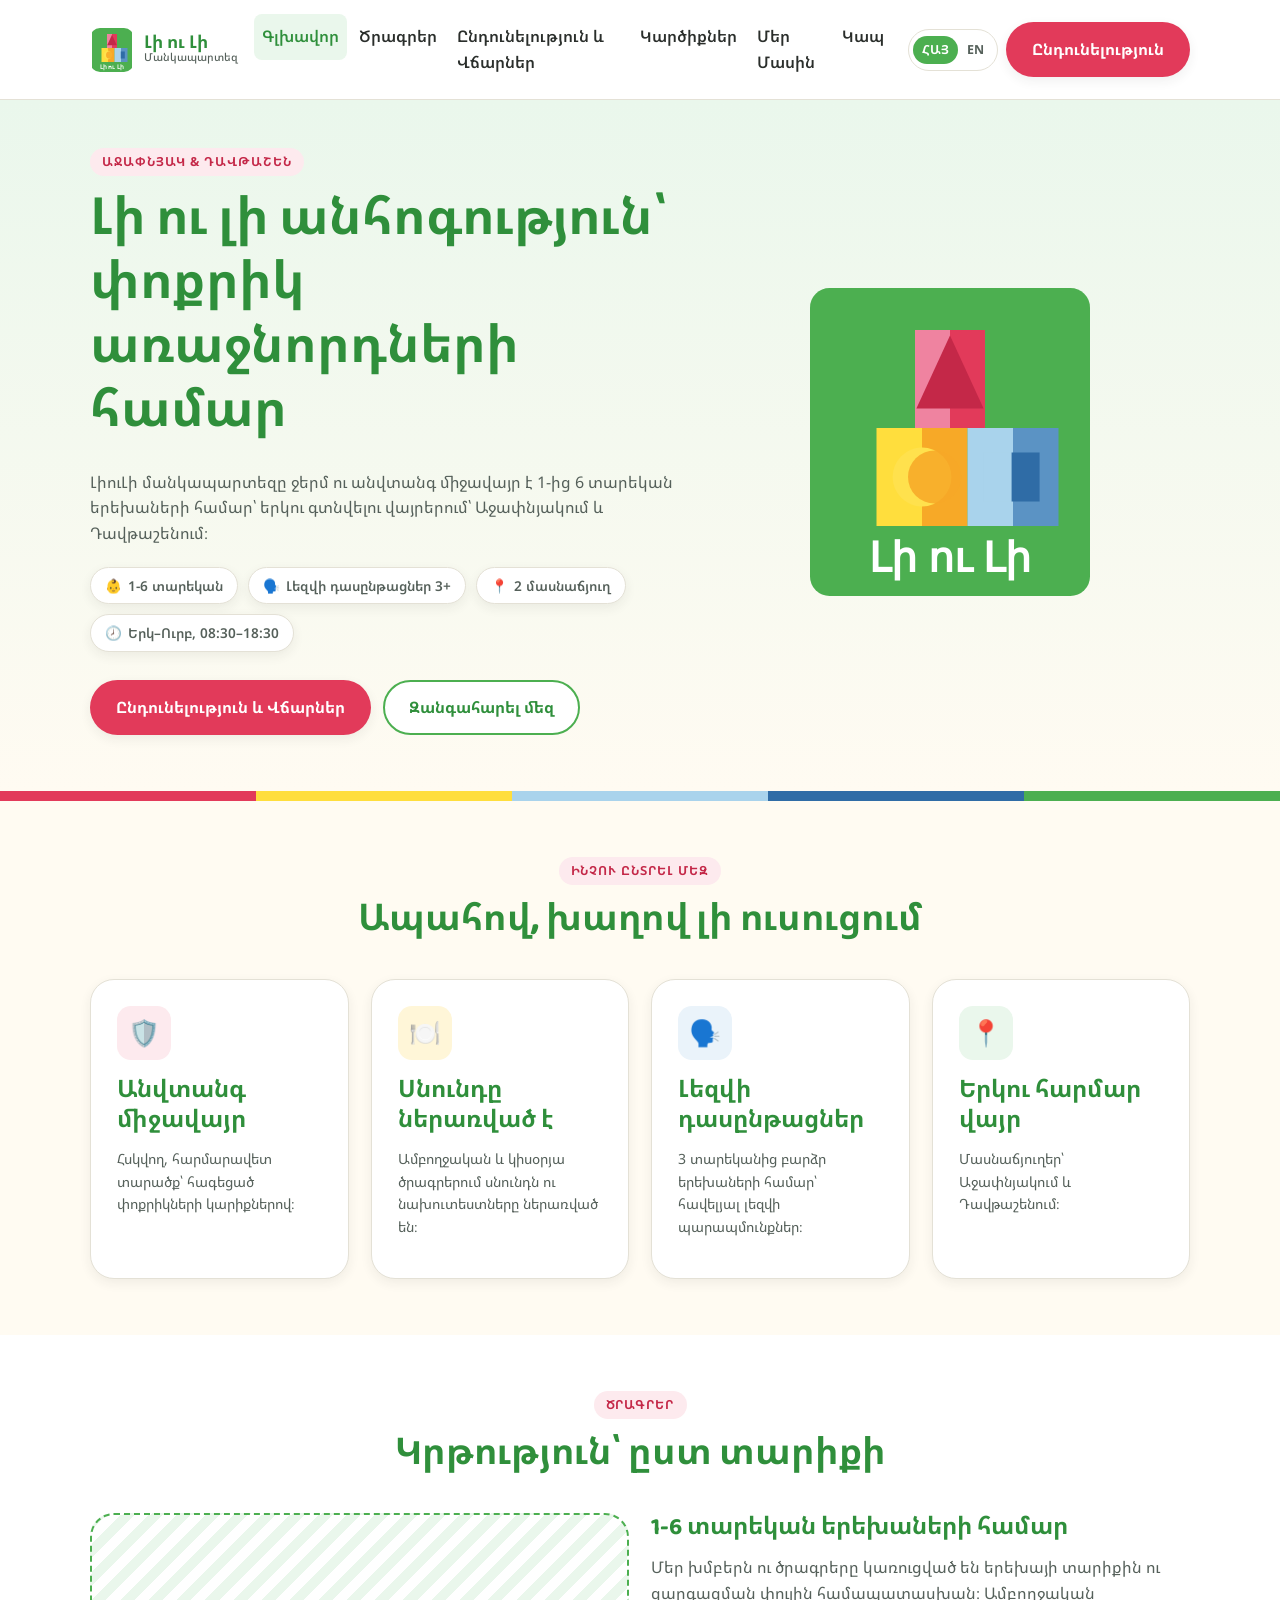
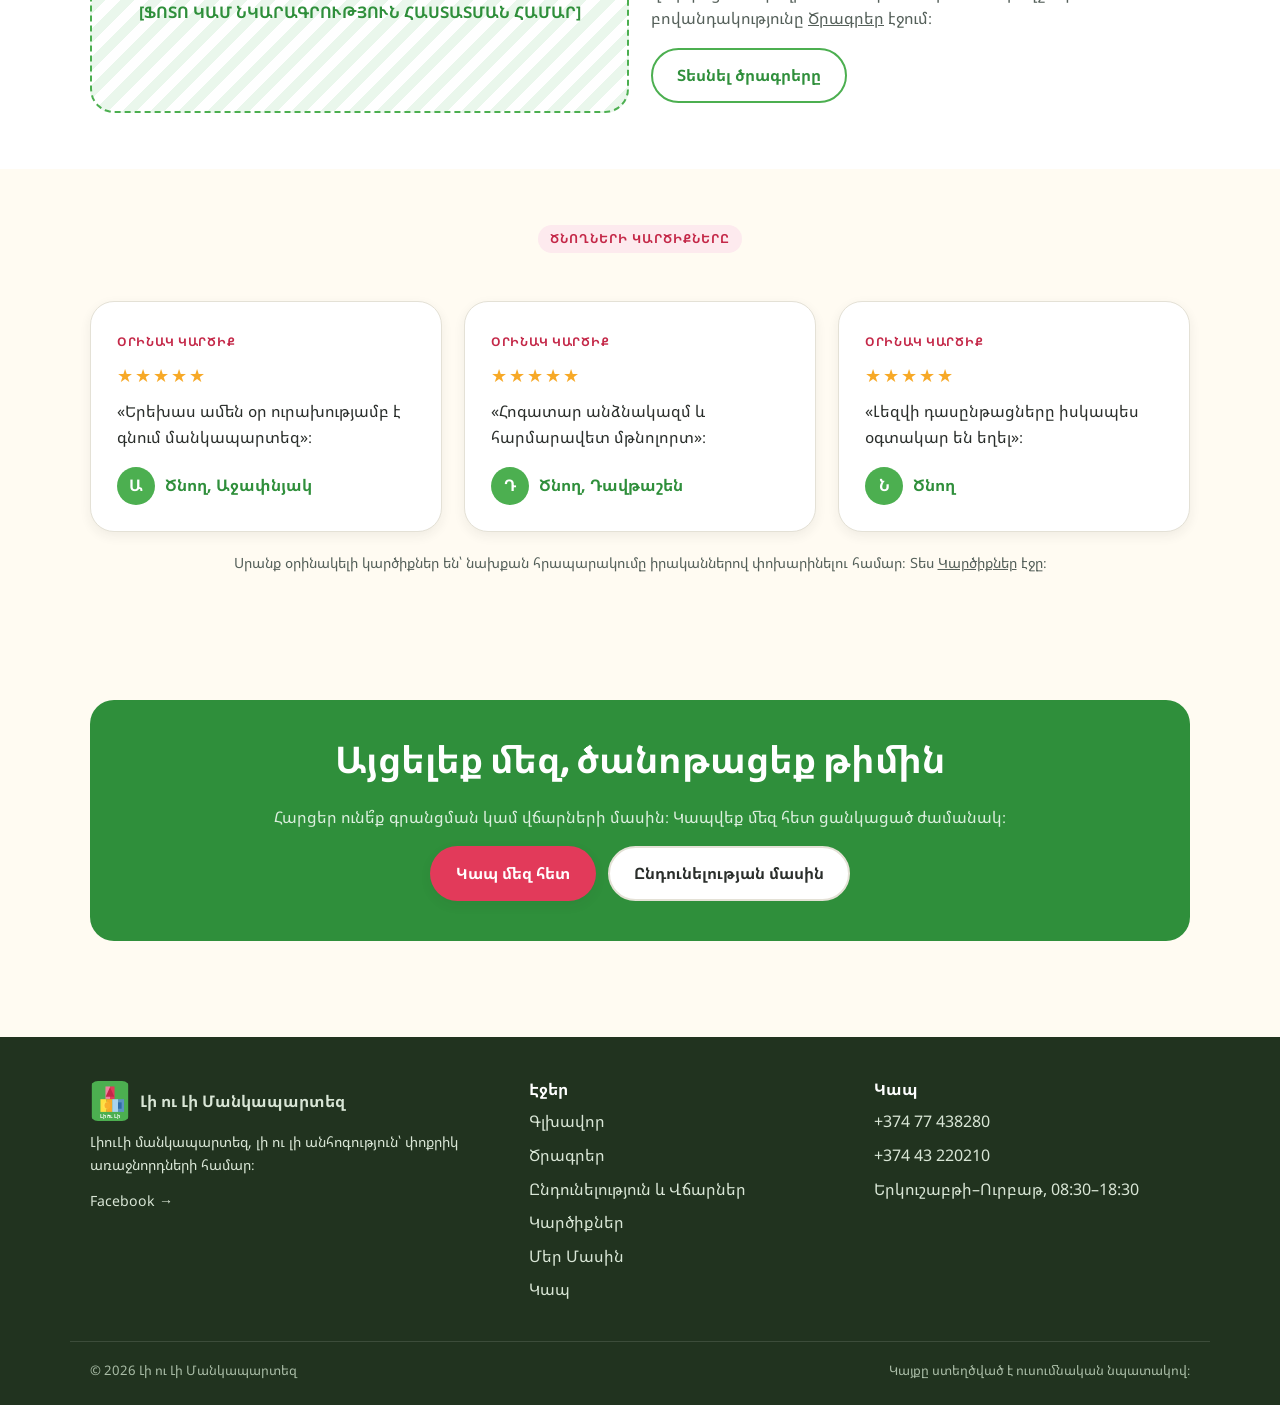
<file: projects/liuli-preschool-website/index.html>
<!DOCTYPE html>
<html lang="hy">
<head>
<meta charset="UTF-8">
<meta name="viewport" content="width=device-width, initial-scale=1">
<title>Լի ու Լի Մանկապարտեզ | Li u Li Preschool</title>
<meta name="description" content="Լի ու Լի մանկապարտեզ՝ Աջափնյակում և Դավթաշենում, 1-6 տարեկան երեխաների համար։ Li u Li Preschool in Yerevan for children ages 1–6.">
<link rel="icon" type="image/svg+xml" href="images/logo.svg">
<link rel="preconnect" href="https://fonts.googleapis.com">
<link rel="preconnect" href="https://fonts.gstatic.com" crossorigin>
<link href="https://fonts.googleapis.com/css2?family=Baloo+2:wght@500;700;800&family=Noto+Sans:wght@400;600;700&family=Noto+Sans+Armenian:wght@400;500;600;700&display=swap" rel="stylesheet">
<link rel="stylesheet" href="css/style.css">
</head>
<body>
<a class="skip-link" href="#main">Անցնել հիմնական բովանդակությանը / Skip to content</a>

<header class="site-header">
  <div class="header-inner">
    <a href="index.html" class="brand">
      <img src="images/logo.svg" alt="Լի ու Լի մանկապարտեզի լոգո" width="44" height="44">
      <span class="brand-name">Լի ու Լի<small data-lang="hy">Մանկապարտեզ</small><small data-lang="en">Preschool</small></span>
    </a>
    <button class="nav-toggle" aria-label="Ընտրացանկ" aria-expanded="false">
      <svg viewBox="0 0 24 24" fill="none" stroke="currentColor" stroke-width="2" stroke-linecap="round"><line x1="3" y1="6" x2="21" y2="6"/><line x1="3" y1="12" x2="21" y2="12"/><line x1="3" y1="18" x2="21" y2="18"/></svg>
    </button>
    <nav class="main-nav" aria-label="Հիմնական ընտրացանկ">
      <ul>
        <li><a href="index.html" aria-current="page"><span data-lang="hy">Գլխավոր</span><span data-lang="en">Home</span></a></li>
        <li><a href="programs.html"><span data-lang="hy">Ծրագրեր</span><span data-lang="en">Programs</span></a></li>
        <li><a href="admissions.html"><span data-lang="hy">Ընդունելություն և Վճարներ</span><span data-lang="en">Admissions &amp; Fees</span></a></li>
        <li><a href="reviews.html"><span data-lang="hy">Կարծիքներ</span><span data-lang="en">Reviews</span></a></li>
        <li><a href="about.html"><span data-lang="hy">Մեր Մասին</span><span data-lang="en">About Us</span></a></li>
        <li><a href="contact.html"><span data-lang="hy">Կապ</span><span data-lang="en">Contact</span></a></li>
      </ul>
    </nav>
    <div class="header-actions">
      <div class="lang-toggle" role="group" aria-label="Language / Լեզու">
        <span data-setlang="hy">ՀԱՅ</span><span data-setlang="en">EN</span>
      </div>
      <a href="admissions.html" class="btn btn-primary header-cta">
        <span data-lang="hy">Ընդունելություն</span><span data-lang="en">Enroll Now</span>
      </a>
    </div>
  </div>
</header>

<main id="main">

  <section class="hero">
    <div class="container hero-inner">
      <div>
        <span class="eyebrow" data-lang="hy">Աջափնյակ &amp; Դավթաշեն</span>
        <span class="eyebrow" data-lang="en">Ajapnyak &amp; Davtashen</span>
        <h1 data-lang="hy">Լի ու լի անհոգություն՝ փոքրիկ առաջնորդների համար</h1>
        <h1 data-lang="en">Full of carefree joy, for little leaders</h1>
        <p class="muted" data-lang="hy">ԼիուԼի մանկապարտեզը ջերմ ու անվտանգ միջավայր է 1-ից 6 տարեկան երեխաների համար՝ երկու գտնվելու վայրերում՝ Աջափնյակում և Դավթաշենում։</p>
        <p class="muted" data-lang="en">Li u Li Preschool is a warm, safe environment for children ages 1 to 6, with two locations in Ajapnyak and Davtashen.</p>

        <div class="hero-badges">
          <span class="badge">👶 <span data-lang="hy">1-6 տարեկան</span><span data-lang="en">Ages 1–6</span></span>
          <span class="badge">🗣️ <span data-lang="hy">Լեզվի դասընթացներ 3+</span><span data-lang="en">Language classes 3+</span></span>
          <span class="badge">📍 <span data-lang="hy">2 մասնաճյուղ</span><span data-lang="en">2 branches</span></span>
          <span class="badge">🕗 <span data-lang="hy">Երկ–Ուրբ, 08:30–18:30</span><span data-lang="en">Mon–Fri, 08:30–18:30</span></span>
        </div>

        <div class="hero-actions">
          <a href="admissions.html" class="btn btn-primary">
            <span data-lang="hy">Ընդունելություն և Վճարներ</span><span data-lang="en">Admissions &amp; Fees</span>
          </a>
          <a href="tel:+37477438280" class="btn btn-secondary">
            <span data-lang="hy">Զանգահարել մեզ</span><span data-lang="en">Call Us</span>
          </a>
        </div>
      </div>
      <div class="hero-art">
        <img src="images/logo.svg" alt="Լի ու Լի մանկապարտեզի լոգո" width="280" height="308">
      </div>
    </div>
  </section>
  <div class="shape-strip"><span></span><span></span><span></span><span></span><span></span></div>

  <section class="section">
    <div class="container">
      <div class="section-head">
        <span class="eyebrow" data-lang="hy">Ինչու ընտրել մեզ</span>
        <span class="eyebrow" data-lang="en">Why families choose us</span>
        <h2 data-lang="hy">Ապահով, խաղով լի ուսուցում</h2>
        <h2 data-lang="en">Safe, play-based learning</h2>
      </div>
      <div class="grid grid-4">
        <div class="card">
          <div class="card-icon icon-coral">🛡️</div>
          <h3 data-lang="hy">Անվտանգ միջավայր</h3>
          <h3 data-lang="en">Safe environment</h3>
          <p class="small muted" data-lang="hy">Հսկվող, հարմարավետ տարածք՝ հագեցած փոքրիկների կարիքներով։</p>
          <p class="small muted" data-lang="en">A supervised, comfortable space designed around little ones' needs.</p>
        </div>
        <div class="card">
          <div class="card-icon icon-yellow">🍽️</div>
          <h3 data-lang="hy">Սնունդը ներառված է</h3>
          <h3 data-lang="en">Meals included</h3>
          <p class="small muted" data-lang="hy">Ամբողջական և կիսօրյա ծրագրերում սնունդն ու նախուտեստները ներառված են։</p>
          <p class="small muted" data-lang="en">Full-day and half-day programs both include meals and snacks.</p>
        </div>
        <div class="card">
          <div class="card-icon icon-blue">🗣️</div>
          <h3 data-lang="hy">Լեզվի դասընթացներ</h3>
          <h3 data-lang="en">Language classes</h3>
          <p class="small muted" data-lang="hy">3 տարեկանից բարձր երեխաների համար՝ հավելյալ լեզվի պարապմունքներ։</p>
          <p class="small muted" data-lang="en">Extra language lessons offered for children ages 3 and up.</p>
        </div>
        <div class="card">
          <div class="card-icon icon-green">📍</div>
          <h3 data-lang="hy">Երկու հարմար վայր</h3>
          <h3 data-lang="en">Two convenient locations</h3>
          <p class="small muted" data-lang="hy">Մասնաճյուղեր՝ Աջափնյակում և Դավթաշենում։</p>
          <p class="small muted" data-lang="en">Branches in Ajapnyak and Davtashen.</p>
        </div>
      </div>
    </div>
  </section>

  <section class="section section-alt">
    <div class="container">
      <div class="section-head">
        <span class="eyebrow" data-lang="hy">Ծրագրեր</span>
        <span class="eyebrow" data-lang="en">Programs</span>
        <h2 data-lang="hy">Կրթություն՝ ըստ տարիքի</h2>
        <h2 data-lang="en">Age-appropriate learning</h2>
      </div>
      <div class="grid grid-2">
        <div class="photo-placeholder">
          <span data-lang="hy">[ՖՈՏՈ ԿԱՄ ՆԿԱՐԱԳՐՈՒԹՅՈՒՆ ՀԱՍՏԱՏՄԱՆ ՀԱՄԱՐ]</span>
          <span data-lang="en">[PHOTO PLACEHOLDER — TO BE CONFIRMED]</span>
        </div>
        <div>
          <h3 data-lang="hy">1-6 տարեկան երեխաների համար</h3>
          <h3 data-lang="en">For children ages 1–6</h3>
          <p class="muted" data-lang="hy">Մեր խմբերն ու ծրագրերը կառուցված են երեխայի տարիքին ու զարգացման փուլին համապատասխան։ Ամբողջական բովանդակությունը <a href="programs.html">Ծրագրեր</a> էջում։</p>
          <p class="muted" data-lang="en">Our groups and curriculum are built around each child's age and developmental stage. Full details on the <a href="programs.html">Programs</a> page.</p>
          <a href="programs.html" class="btn btn-secondary">
            <span data-lang="hy">Տեսնել ծրագրերը</span><span data-lang="en">See Programs</span>
          </a>
        </div>
      </div>
    </div>
  </section>

  <section class="section">
    <div class="container">
      <div class="section-head">
        <span class="eyebrow" data-lang="hy">Ծնողների կարծիքները</span>
        <span class="eyebrow" data-lang="en">What parents say</span>
      </div>
      <div class="grid grid-3">
        <div class="testimonial">
          <span class="example-flag" data-lang="hy">Օրինակ կարծիք</span>
          <span class="example-flag" data-lang="en">Example review</span>
          <div class="stars">★★★★★</div>
          <p data-lang="hy">«Երեխաս ամեն օր ուրախությամբ է գնում մանկապարտեզ»։</p>
          <p data-lang="en">"My child looks forward to preschool every single day."</p>
          <div class="testimonial-author"><span class="avatar">Ա</span><span data-lang="hy">Ծնող, Աջափնյակ</span><span data-lang="en">Parent, Ajapnyak</span></div>
        </div>
        <div class="testimonial">
          <span class="example-flag" data-lang="hy">Օրինակ կարծիք</span>
          <span class="example-flag" data-lang="en">Example review</span>
          <div class="stars">★★★★★</div>
          <p data-lang="hy">«Հոգատար անձնակազմ և հարմարավետ մթնոլորտ»։</p>
          <p data-lang="en">"Caring staff and a warm, comfortable atmosphere."</p>
          <div class="testimonial-author"><span class="avatar">Դ</span><span data-lang="hy">Ծնող, Դավթաշեն</span><span data-lang="en">Parent, Davtashen</span></div>
        </div>
        <div class="testimonial">
          <span class="example-flag" data-lang="hy">Օրինակ կարծիք</span>
          <span class="example-flag" data-lang="en">Example review</span>
          <div class="stars">★★★★★</div>
          <p data-lang="hy">«Լեզվի դասընթացները իսկապես օգտակար են եղել»։</p>
          <p data-lang="en">"The language classes have made a real difference."</p>
          <div class="testimonial-author"><span class="avatar">Ն</span><span data-lang="hy">Ծնող</span><span data-lang="en">Parent</span></div>
        </div>
      </div>
      <p class="text-center small muted" style="margin-top:20px;" data-lang="hy">Սրանք օրինակելի կարծիքներ են՝ նախքան հրապարակումը իրականներով փոխարինելու համար։ Տես <a href="reviews.html">Կարծիքներ</a> էջը։</p>
      <p class="text-center small muted" style="margin-top:20px;" data-lang="en">These are placeholder examples — replace with real testimonials before publishing. See the <a href="reviews.html">Reviews</a> page.</p>
    </div>
  </section>

  <section class="section">
    <div class="container">
      <div class="cta-banner">
        <h2 data-lang="hy">Այցելեք մեզ, ծանոթացեք թիմին</h2>
        <h2 data-lang="en">Come meet the team</h2>
        <p data-lang="hy">Հարցեր ունե՞ք գրանցման կամ վճարների մասին։ Կապվեք մեզ հետ ցանկացած ժամանակ։</p>
        <p data-lang="en">Questions about enrollment or fees? Reach out to us any time.</p>
        <div class="hero-actions" style="justify-content:center;">
          <a href="contact.html" class="btn btn-primary"><span data-lang="hy">Կապ մեզ հետ</span><span data-lang="en">Contact Us</span></a>
          <a href="admissions.html" class="btn btn-light"><span data-lang="hy">Ընդունելության մասին</span><span data-lang="en">About Admissions</span></a>
        </div>
      </div>
    </div>
  </section>

</main>

<footer class="site-footer">
  <div class="container footer-grid">
    <div>
      <div class="footer-brand">
        <img src="images/logo.svg" alt="" width="40" height="40">
        <strong>Լի ու Լի Մանկապարտեզ</strong>
      </div>
      <p class="small" data-lang="hy">ԼիուԼի մանկապարտեզ, լի ու լի անհոգություն՝ փոքրիկ առաջնորդների համար։</p>
      <p class="small" data-lang="en">Li u Li Preschool — full of carefree joy, for little leaders.</p>
      <p class="small"><a href="https://www.facebook.com/mankapartezliuli/" target="_blank" rel="noopener">Facebook →</a></p>
    </div>
    <div>
      <h4 data-lang="hy">Էջեր</h4>
      <h4 data-lang="en">Pages</h4>
      <ul class="footer-links">
        <li><a href="index.html" data-lang="hy">Գլխավոր</a><a href="index.html" data-lang="en">Home</a></li>
        <li><a href="programs.html" data-lang="hy">Ծրագրեր</a><a href="programs.html" data-lang="en">Programs</a></li>
        <li><a href="admissions.html" data-lang="hy">Ընդունելություն և Վճարներ</a><a href="admissions.html" data-lang="en">Admissions &amp; Fees</a></li>
        <li><a href="reviews.html" data-lang="hy">Կարծիքներ</a><a href="reviews.html" data-lang="en">Reviews</a></li>
        <li><a href="about.html" data-lang="hy">Մեր Մասին</a><a href="about.html" data-lang="en">About Us</a></li>
        <li><a href="contact.html" data-lang="hy">Կապ</a><a href="contact.html" data-lang="en">Contact</a></li>
      </ul>
    </div>
    <div>
      <h4 data-lang="hy">Կապ</h4>
      <h4 data-lang="en">Contact</h4>
      <ul class="footer-links">
        <li><a href="tel:+37477438280">+374 77 438280</a></li>
        <li><a href="tel:+37443220210">+374 43 220210</a></li>
        <li><span data-lang="hy">Երկուշաբթի–Ուրբաթ, 08:30–18:30</span><span data-lang="en">Mon–Fri, 08:30–18:30</span></li>
      </ul>
    </div>
  </div>
  <div class="container footer-bottom">
    <span>© 2026 Լի ու Լի Մանկապարտեզ</span>
    <span data-lang="hy">Կայքը ստեղծված է ուսումնական նպատակով։</span>
    <span data-lang="en">Site built for coursework purposes.</span>
  </div>
</footer>
<script src="js/main.js"></script>
</body>
</html>
</file>
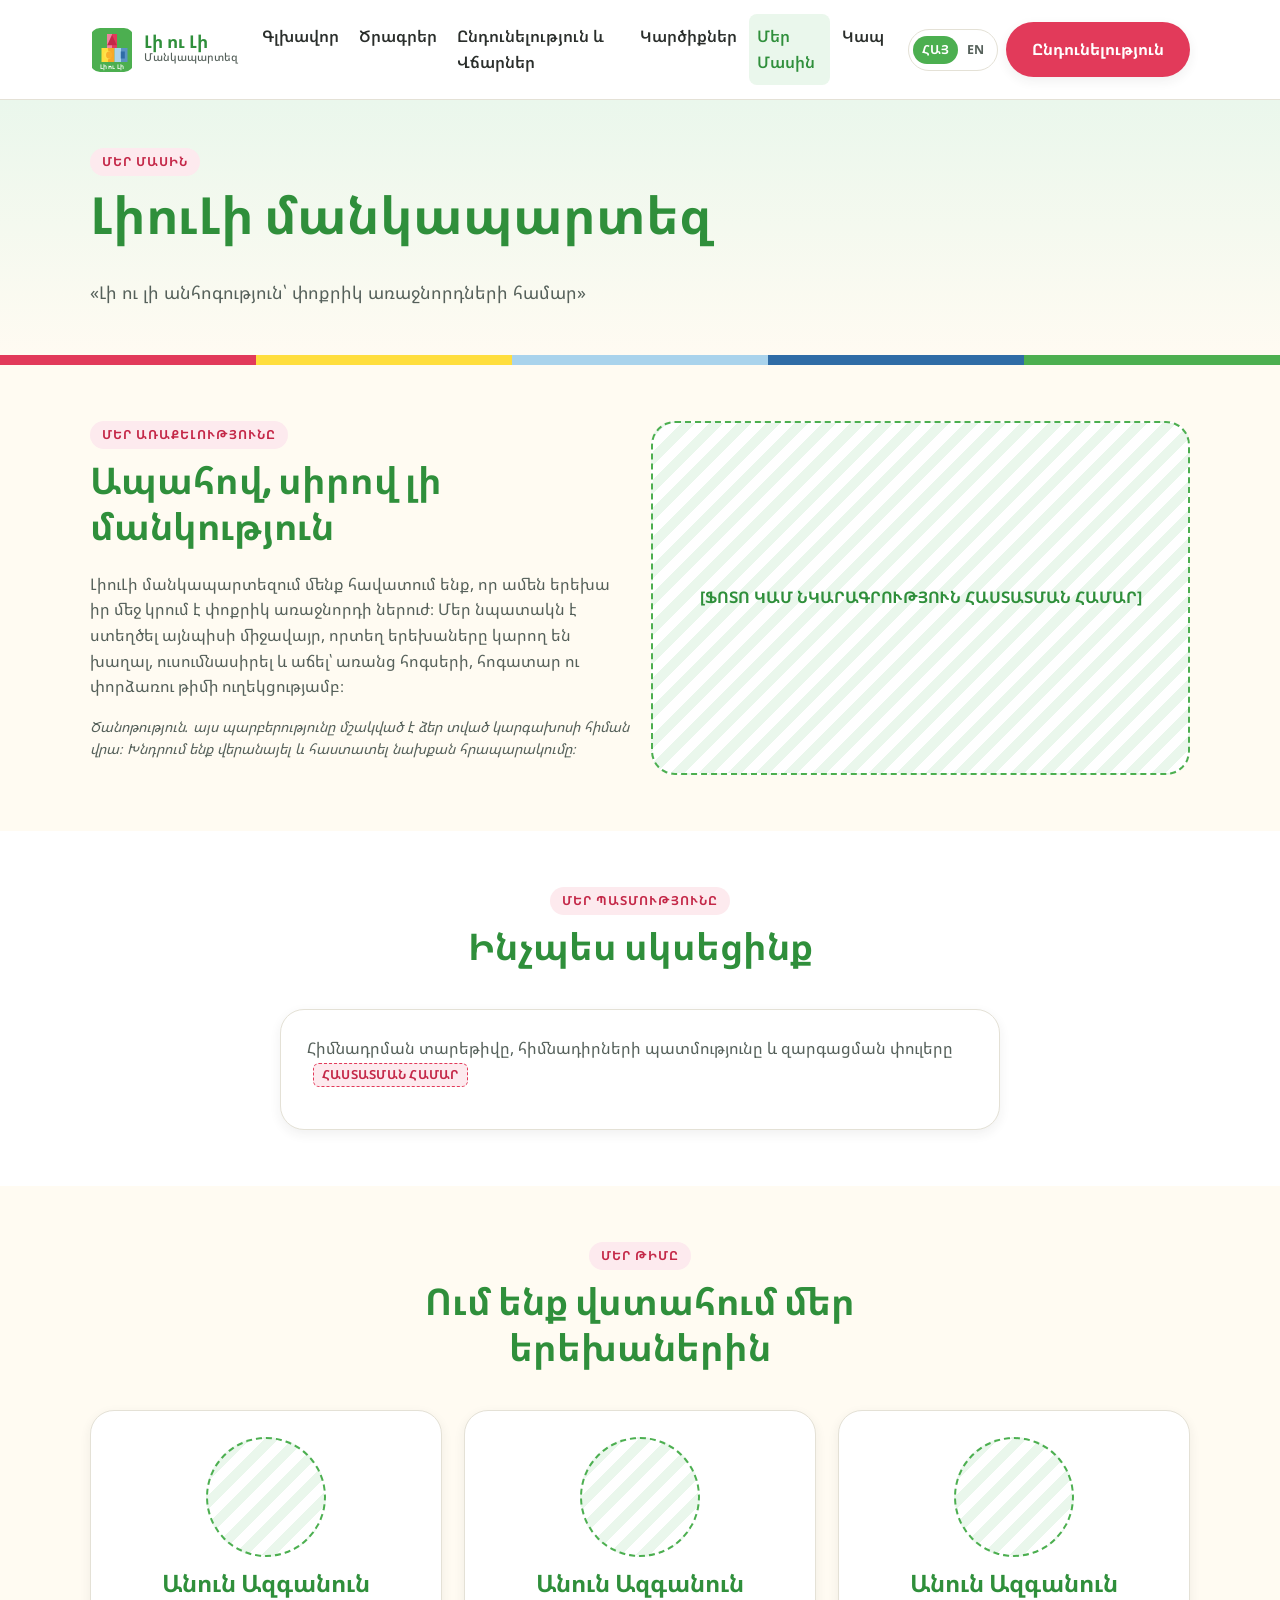
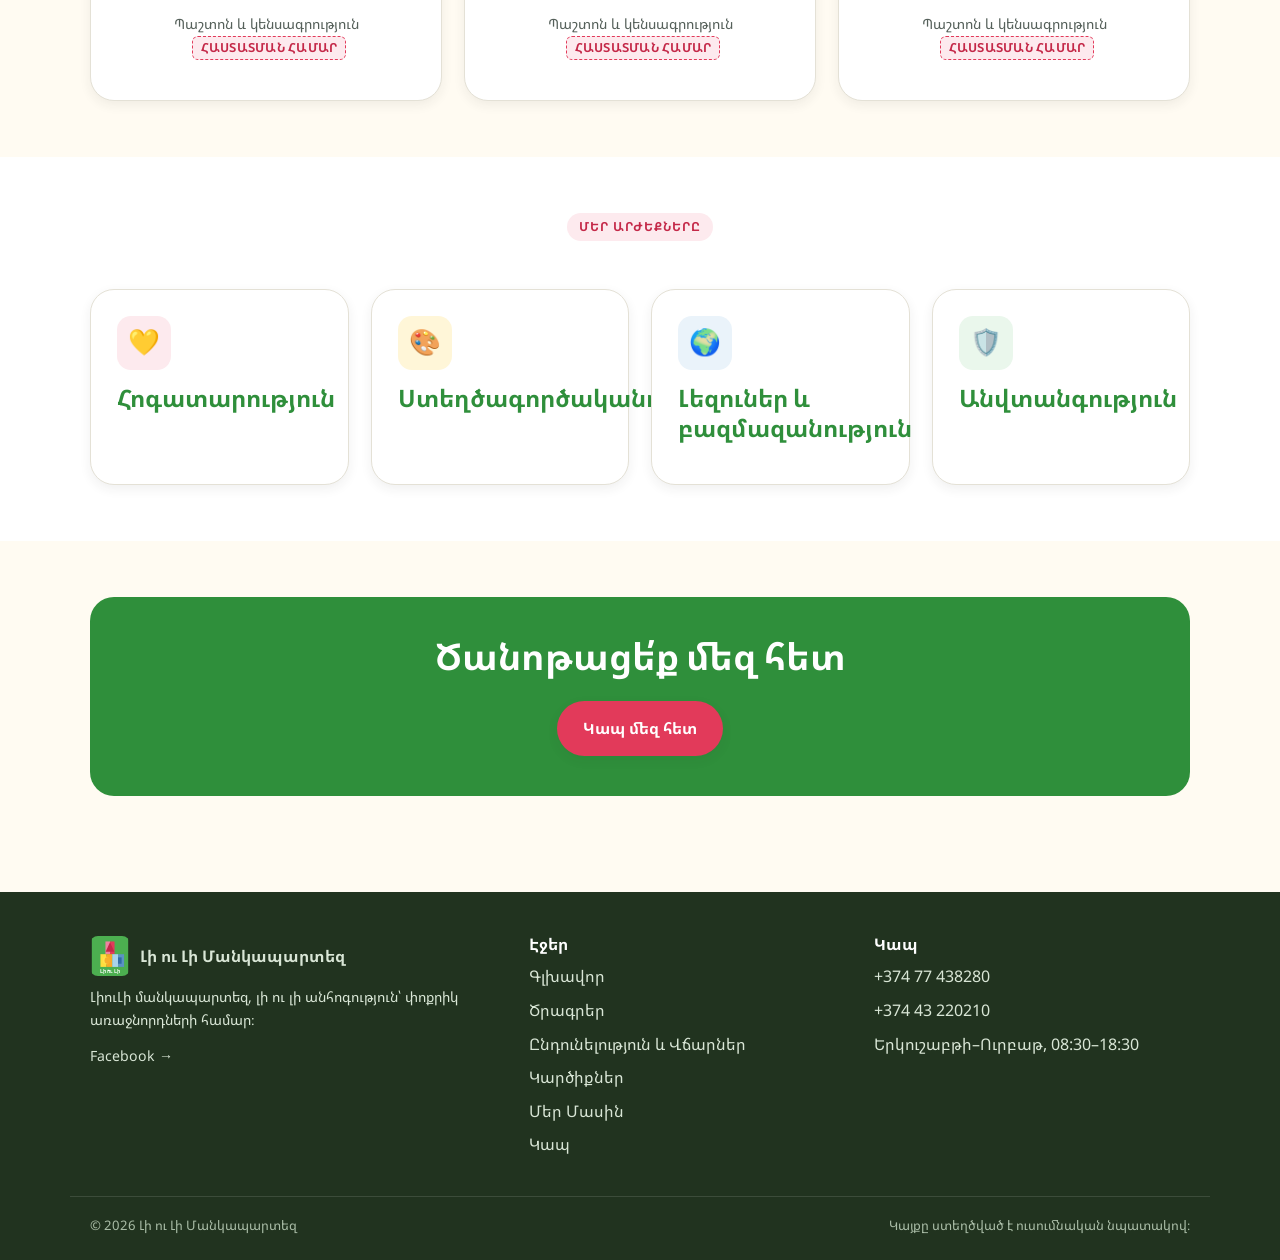
<file: projects/liuli-preschool-website/about.html>
<!DOCTYPE html>
<html lang="hy">
<head>
<meta charset="UTF-8">
<meta name="viewport" content="width=device-width, initial-scale=1">
<title>Մեր Մասին | About Us — Լի ու Լի Մանկապարտեզ</title>
<meta name="description" content="Ճանաչեք Լի ու Լի մանկապարտեզի առաքելությունը և թիմը։ Learn about Li u Li Preschool's mission and team.">
<link rel="icon" type="image/svg+xml" href="images/logo.svg">
<link rel="preconnect" href="https://fonts.googleapis.com">
<link rel="preconnect" href="https://fonts.gstatic.com" crossorigin>
<link href="https://fonts.googleapis.com/css2?family=Baloo+2:wght@500;700;800&family=Noto+Sans:wght@400;600;700&family=Noto+Sans+Armenian:wght@400;500;600;700&display=swap" rel="stylesheet">
<link rel="stylesheet" href="css/style.css">
</head>
<body>
<a class="skip-link" href="#main">Անցնել հիմնական բովանդակությանը / Skip to content</a>

<header class="site-header">
  <div class="header-inner">
    <a href="index.html" class="brand">
      <img src="images/logo.svg" alt="Լի ու Լի մանկապարտեզի լոգո" width="44" height="44">
      <span class="brand-name">Լի ու Լի<small data-lang="hy">Մանկապարտեզ</small><small data-lang="en">Preschool</small></span>
    </a>
    <button class="nav-toggle" aria-label="Ընտրացանկ" aria-expanded="false">
      <svg viewBox="0 0 24 24" fill="none" stroke="currentColor" stroke-width="2" stroke-linecap="round"><line x1="3" y1="6" x2="21" y2="6"/><line x1="3" y1="12" x2="21" y2="12"/><line x1="3" y1="18" x2="21" y2="18"/></svg>
    </button>
    <nav class="main-nav" aria-label="Հիմնական ընտրացանկ">
      <ul>
        <li><a href="index.html"><span data-lang="hy">Գլխավոր</span><span data-lang="en">Home</span></a></li>
        <li><a href="programs.html"><span data-lang="hy">Ծրագրեր</span><span data-lang="en">Programs</span></a></li>
        <li><a href="admissions.html"><span data-lang="hy">Ընդունելություն և Վճարներ</span><span data-lang="en">Admissions &amp; Fees</span></a></li>
        <li><a href="reviews.html"><span data-lang="hy">Կարծիքներ</span><span data-lang="en">Reviews</span></a></li>
        <li><a href="about.html" aria-current="page"><span data-lang="hy">Մեր Մասին</span><span data-lang="en">About Us</span></a></li>
        <li><a href="contact.html"><span data-lang="hy">Կապ</span><span data-lang="en">Contact</span></a></li>
      </ul>
    </nav>
    <div class="header-actions">
      <div class="lang-toggle" role="group" aria-label="Language / Լեզու">
        <span data-setlang="hy">ՀԱՅ</span><span data-setlang="en">EN</span>
      </div>
      <a href="admissions.html" class="btn btn-primary header-cta">
        <span data-lang="hy">Ընդունելություն</span><span data-lang="en">Enroll Now</span>
      </a>
    </div>
  </div>
</header>

<main id="main">
  <section class="hero" style="padding-bottom:32px;">
    <div class="container">
      <span class="eyebrow" data-lang="hy">Մեր Մասին</span>
      <span class="eyebrow" data-lang="en">About Us</span>
      <h1 data-lang="hy">ԼիուԼի մանկապարտեզ</h1>
      <h1 data-lang="en">Li u Li Preschool</h1>
      <p class="muted" style="font-size:1.1rem;" data-lang="hy">«Լի ու լի անհոգություն՝ փոքրիկ առաջնորդների համար»</p>
      <p class="muted" style="font-size:1.1rem;" data-lang="en">"Full of carefree joy, for little leaders."</p>
    </div>
  </section>
  <div class="shape-strip"><span></span><span></span><span></span><span></span><span></span></div>

  <section class="section">
    <div class="container">
      <div class="grid grid-2">
        <div>
          <span class="eyebrow" data-lang="hy">Մեր առաքելությունը</span>
          <span class="eyebrow" data-lang="en">Our mission</span>
          <h2 data-lang="hy">Ապահով, սիրով լի մանկություն</h2>
          <h2 data-lang="en">A safe, loving childhood</h2>
          <p class="muted" data-lang="hy">ԼիուԼի մանկապարտեզում մենք հավատում ենք, որ ամեն երեխա իր մեջ կրում է փոքրիկ առաջնորդի ներուժ։ Մեր նպատակն է ստեղծել այնպիսի միջավայր, որտեղ երեխաները կարող են խաղալ, ուսումնասիրել և աճել՝ առանց հոգսերի, հոգատար ու փորձառու թիմի ուղեկցությամբ։</p>
          <p class="muted" data-lang="en">At Li u Li Preschool, we believe every child carries the potential of a little leader. Our goal is to create an environment where children can play, explore, and grow free of worry, guided by a caring, experienced team.</p>
          <p class="small muted" data-lang="hy"><em>Ծանոթություն. այս պարբերությունը մշակված է ձեր տված կարգախոսի հիման վրա։ Խնդրում ենք վերանայել և հաստատել նախքան հրապարակումը։</em></p>
          <p class="small muted" data-lang="en"><em>Note: this paragraph was drafted from the tagline you provided — please review and confirm before publishing.</em></p>
        </div>
        <div class="photo-placeholder">
          <span data-lang="hy">[ՖՈՏՈ ԿԱՄ ՆԿԱՐԱԳՐՈՒԹՅՈՒՆ ՀԱՍՏԱՏՄԱՆ ՀԱՄԱՐ]</span>
          <span data-lang="en">[PHOTO PLACEHOLDER — TO BE CONFIRMED]</span>
        </div>
      </div>
    </div>
  </section>

  <section class="section section-alt">
    <div class="container">
      <div class="section-head">
        <span class="eyebrow" data-lang="hy">Մեր պատմությունը</span>
        <span class="eyebrow" data-lang="en">Our story</span>
        <h2 data-lang="hy">Ինչպես սկսեցինք</h2>
        <h2 data-lang="en">How we began</h2>
      </div>
      <div class="card" style="max-width:720px;margin:0 auto;">
        <p class="muted mt-0" data-lang="hy">Հիմնադրման տարեթիվը, հիմնադիրների պատմությունը և զարգացման փուլերը <span class="tbd">ՀԱՍՏԱՏՄԱՆ ՀԱՄԱՐ</span></p>
        <p class="muted mt-0" data-lang="en">Founding year, founders' story, and growth milestones <span class="tbd">TBD</span></p>
      </div>
    </div>
  </section>

  <section class="section">
    <div class="container">
      <div class="section-head">
        <span class="eyebrow" data-lang="hy">Մեր թիմը</span>
        <span class="eyebrow" data-lang="en">Our team</span>
        <h2 data-lang="hy">Ում ենք վստահում մեր երեխաներին</h2>
        <h2 data-lang="en">The people we trust with our children</h2>
      </div>
      <div class="grid grid-3">
        <div class="card text-center">
          <div class="photo-placeholder" style="min-height:120px; border-radius:50%; width:120px; height:120px; margin:0 auto 14px;"></div>
          <h3 data-lang="hy">Անուն Ազգանուն</h3>
          <h3 data-lang="en">Staff Name</h3>
          <p class="small muted" data-lang="hy">Պաշտոն և կենսագրություն <span class="tbd">ՀԱՍՏԱՏՄԱՆ ՀԱՄԱՐ</span></p>
          <p class="small muted" data-lang="en">Role &amp; bio <span class="tbd">TBD</span></p>
        </div>
        <div class="card text-center">
          <div class="photo-placeholder" style="min-height:120px; border-radius:50%; width:120px; height:120px; margin:0 auto 14px;"></div>
          <h3 data-lang="hy">Անուն Ազգանուն</h3>
          <h3 data-lang="en">Staff Name</h3>
          <p class="small muted" data-lang="hy">Պաշտոն և կենսագրություն <span class="tbd">ՀԱՍՏԱՏՄԱՆ ՀԱՄԱՐ</span></p>
          <p class="small muted" data-lang="en">Role &amp; bio <span class="tbd">TBD</span></p>
        </div>
        <div class="card text-center">
          <div class="photo-placeholder" style="min-height:120px; border-radius:50%; width:120px; height:120px; margin:0 auto 14px;"></div>
          <h3 data-lang="hy">Անուն Ազգանուն</h3>
          <h3 data-lang="en">Staff Name</h3>
          <p class="small muted" data-lang="hy">Պաշտոն և կենսագրություն <span class="tbd">ՀԱՍՏԱՏՄԱՆ ՀԱՄԱՐ</span></p>
          <p class="small muted" data-lang="en">Role &amp; bio <span class="tbd">TBD</span></p>
        </div>
      </div>
    </div>
  </section>

  <section class="section section-alt">
    <div class="container">
      <div class="section-head">
        <span class="eyebrow" data-lang="hy">Մեր արժեքները</span>
        <span class="eyebrow" data-lang="en">Our values</span>
      </div>
      <div class="grid grid-4">
        <div class="card">
          <div class="card-icon icon-coral">💛</div>
          <h3 data-lang="hy">Հոգատարություն</h3>
          <h3 data-lang="en">Care</h3>
        </div>
        <div class="card">
          <div class="card-icon icon-yellow">🎨</div>
          <h3 data-lang="hy">Ստեղծագործականություն</h3>
          <h3 data-lang="en">Creativity</h3>
        </div>
        <div class="card">
          <div class="card-icon icon-blue">🌍</div>
          <h3 data-lang="hy">Լեզուներ և բազմազանություն</h3>
          <h3 data-lang="en">Language &amp; diversity</h3>
        </div>
        <div class="card">
          <div class="card-icon icon-green">🛡️</div>
          <h3 data-lang="hy">Անվտանգություն</h3>
          <h3 data-lang="en">Safety</h3>
        </div>
      </div>
    </div>
  </section>

  <section class="section">
    <div class="container">
      <div class="cta-banner">
        <h2 data-lang="hy">Ծանոթացե՛ք մեզ հետ</h2>
        <h2 data-lang="en">Come get to know us</h2>
        <a href="contact.html" class="btn btn-primary"><span data-lang="hy">Կապ մեզ հետ</span><span data-lang="en">Contact Us</span></a>
      </div>
    </div>
  </section>
</main>

<footer class="site-footer">
  <div class="container footer-grid">
    <div>
      <div class="footer-brand">
        <img src="images/logo.svg" alt="" width="40" height="40">
        <strong>Լի ու Լի Մանկապարտեզ</strong>
      </div>
      <p class="small" data-lang="hy">ԼիուԼի մանկապարտեզ, լի ու լի անհոգություն՝ փոքրիկ առաջնորդների համար։</p>
      <p class="small" data-lang="en">Li u Li Preschool — full of carefree joy, for little leaders.</p>
      <p class="small"><a href="https://www.facebook.com/mankapartezliuli/" target="_blank" rel="noopener">Facebook →</a></p>
    </div>
    <div>
      <h4 data-lang="hy">Էջեր</h4>
      <h4 data-lang="en">Pages</h4>
      <ul class="footer-links">
        <li><a href="index.html" data-lang="hy">Գլխավոր</a><a href="index.html" data-lang="en">Home</a></li>
        <li><a href="programs.html" data-lang="hy">Ծրագրեր</a><a href="programs.html" data-lang="en">Programs</a></li>
        <li><a href="admissions.html" data-lang="hy">Ընդունելություն և Վճարներ</a><a href="admissions.html" data-lang="en">Admissions &amp; Fees</a></li>
        <li><a href="reviews.html" data-lang="hy">Կարծիքներ</a><a href="reviews.html" data-lang="en">Reviews</a></li>
        <li><a href="about.html" data-lang="hy">Մեր Մասին</a><a href="about.html" data-lang="en">About Us</a></li>
        <li><a href="contact.html" data-lang="hy">Կապ</a><a href="contact.html" data-lang="en">Contact</a></li>
      </ul>
    </div>
    <div>
      <h4 data-lang="hy">Կապ</h4>
      <h4 data-lang="en">Contact</h4>
      <ul class="footer-links">
        <li><a href="tel:+37477438280">+374 77 438280</a></li>
        <li><a href="tel:+37443220210">+374 43 220210</a></li>
        <li><span data-lang="hy">Երկուշաբթի–Ուրբաթ, 08:30–18:30</span><span data-lang="en">Mon–Fri, 08:30–18:30</span></li>
      </ul>
    </div>
  </div>
  <div class="container footer-bottom">
    <span>© 2026 Լի ու Լի Մանկապարտեզ</span>
    <span data-lang="hy">Կայքը ստեղծված է ուսումնական նպատակով։</span>
    <span data-lang="en">Site built for coursework purposes.</span>
  </div>
</footer>
<script src="js/main.js"></script>
</body>
</html>
</file>
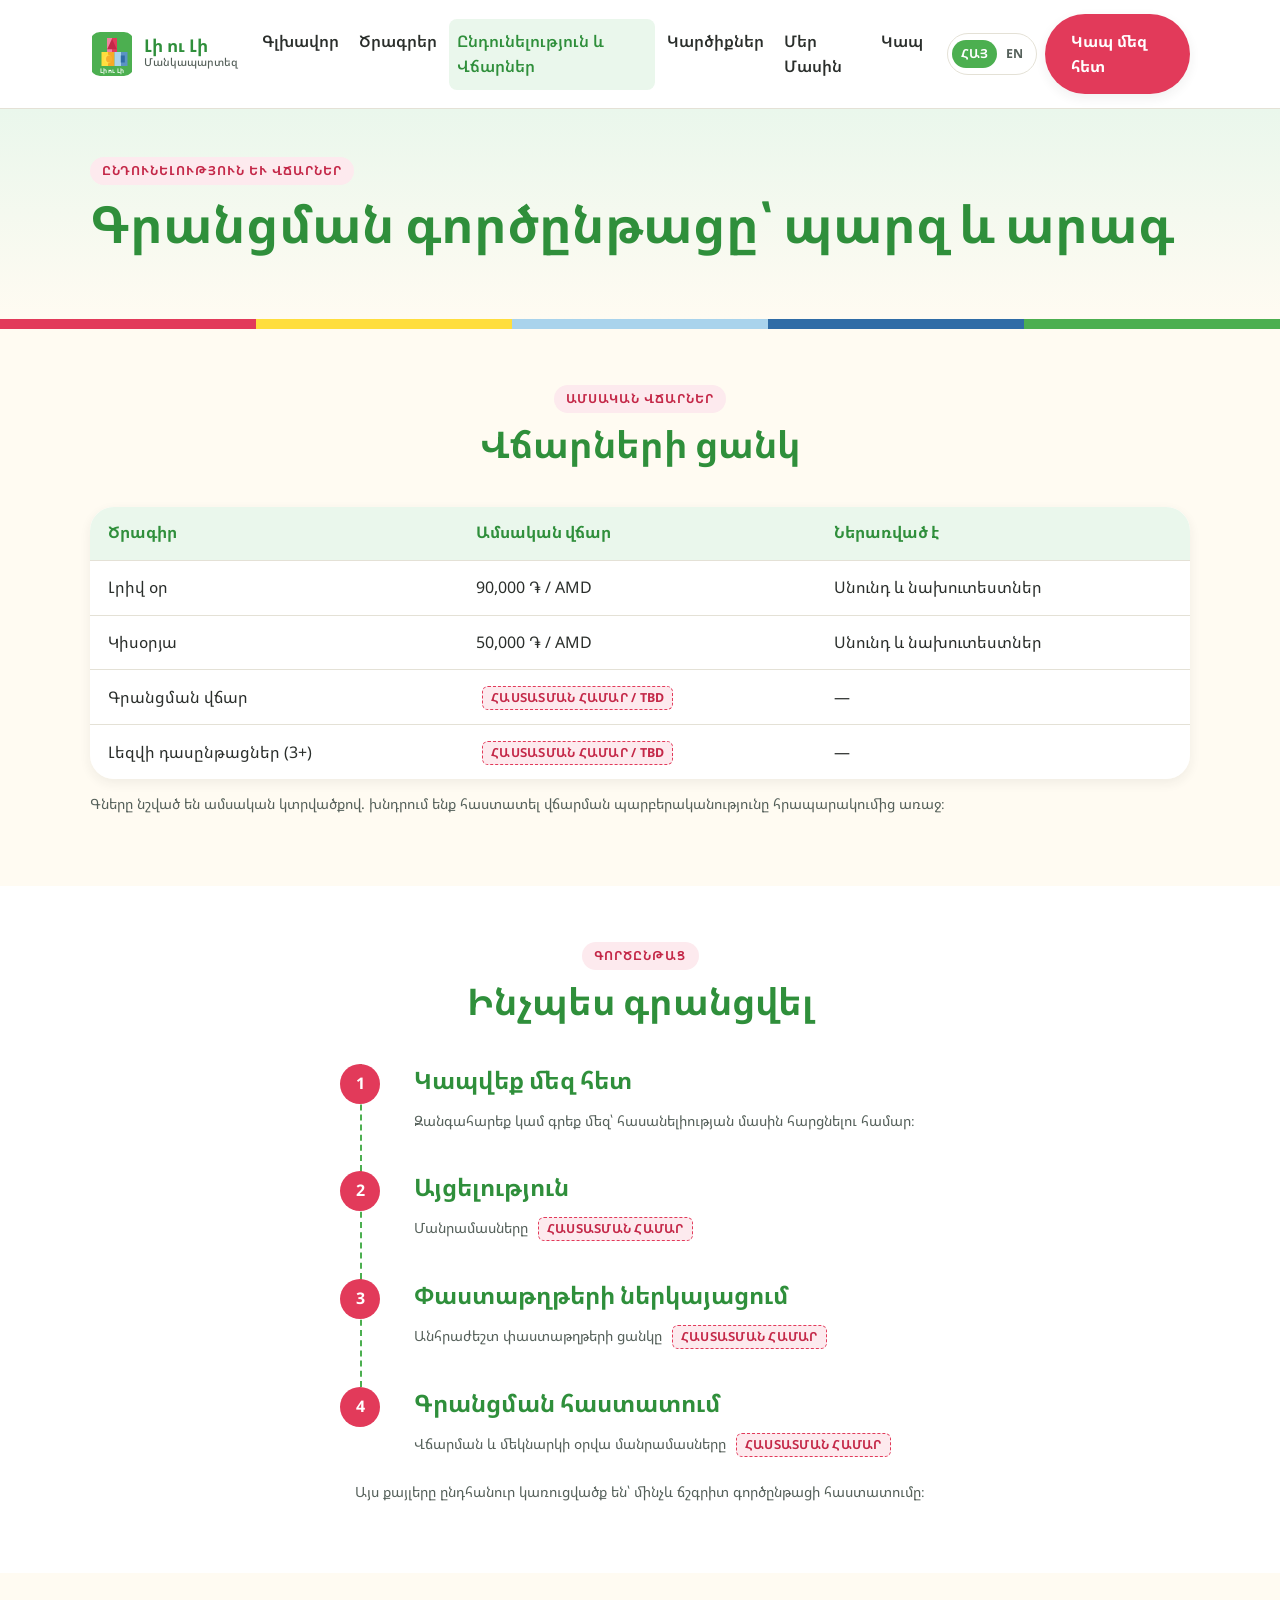
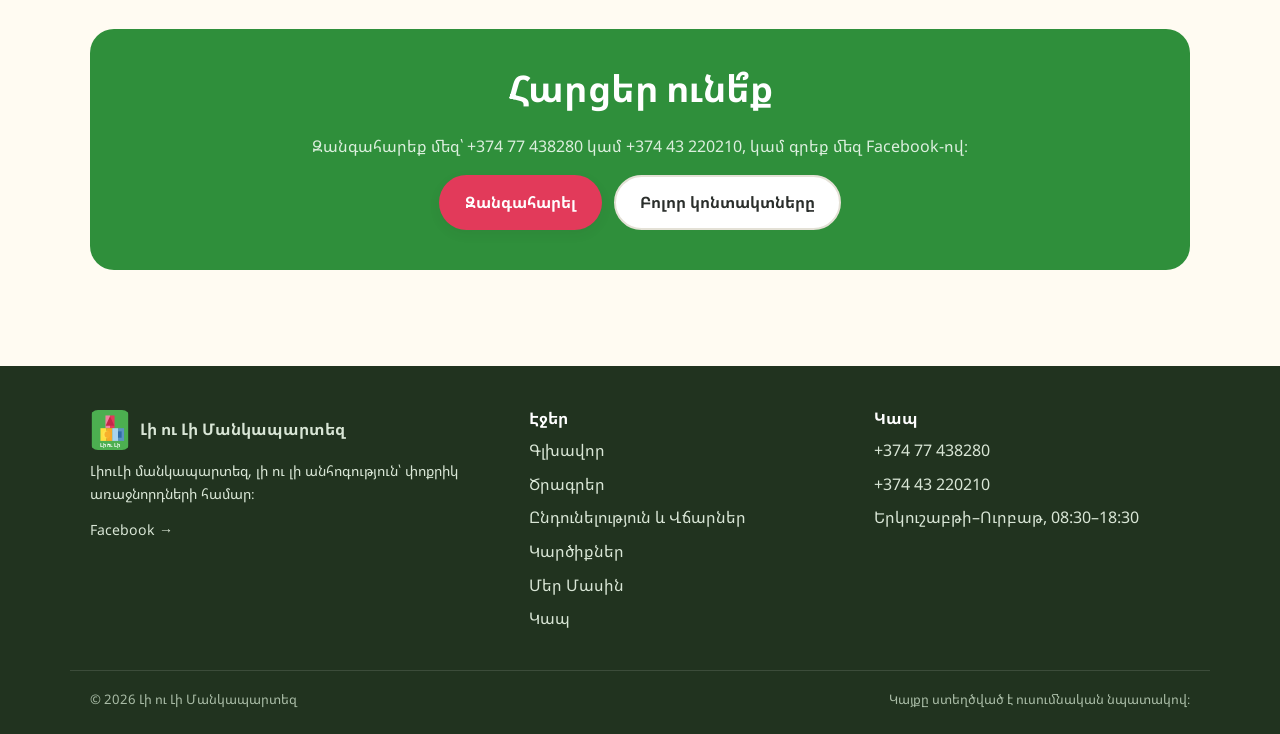
<file: projects/liuli-preschool-website/admissions.html>
<!DOCTYPE html>
<html lang="hy">
<head>
<meta charset="UTF-8">
<meta name="viewport" content="width=device-width, initial-scale=1">
<title>Ընդունելություն և Վճարներ | Admissions &amp; Fees — Լի ու Լի Մանկապարտեզ</title>
<meta name="description" content="Լի ու Լի մանկապարտեզի գրանցման գործընթացը և վճարները։ Admissions process and tuition at Li u Li Preschool.">
<link rel="icon" type="image/svg+xml" href="images/logo.svg">
<link rel="preconnect" href="https://fonts.googleapis.com">
<link rel="preconnect" href="https://fonts.gstatic.com" crossorigin>
<link href="https://fonts.googleapis.com/css2?family=Baloo+2:wght@500;700;800&family=Noto+Sans:wght@400;600;700&family=Noto+Sans+Armenian:wght@400;500;600;700&display=swap" rel="stylesheet">
<link rel="stylesheet" href="css/style.css">
</head>
<body>
<a class="skip-link" href="#main">Անցնել հիմնական բովանդակությանը / Skip to content</a>

<header class="site-header">
  <div class="header-inner">
    <a href="index.html" class="brand">
      <img src="images/logo.svg" alt="Լի ու Լի մանկապարտեզի լոգո" width="44" height="44">
      <span class="brand-name">Լի ու Լի<small data-lang="hy">Մանկապարտեզ</small><small data-lang="en">Preschool</small></span>
    </a>
    <button class="nav-toggle" aria-label="Ընտրացանկ" aria-expanded="false">
      <svg viewBox="0 0 24 24" fill="none" stroke="currentColor" stroke-width="2" stroke-linecap="round"><line x1="3" y1="6" x2="21" y2="6"/><line x1="3" y1="12" x2="21" y2="12"/><line x1="3" y1="18" x2="21" y2="18"/></svg>
    </button>
    <nav class="main-nav" aria-label="Հիմնական ընտրացանկ">
      <ul>
        <li><a href="index.html"><span data-lang="hy">Գլխավոր</span><span data-lang="en">Home</span></a></li>
        <li><a href="programs.html"><span data-lang="hy">Ծրագրեր</span><span data-lang="en">Programs</span></a></li>
        <li><a href="admissions.html" aria-current="page"><span data-lang="hy">Ընդունելություն և Վճարներ</span><span data-lang="en">Admissions &amp; Fees</span></a></li>
        <li><a href="reviews.html"><span data-lang="hy">Կարծիքներ</span><span data-lang="en">Reviews</span></a></li>
        <li><a href="about.html"><span data-lang="hy">Մեր Մասին</span><span data-lang="en">About Us</span></a></li>
        <li><a href="contact.html"><span data-lang="hy">Կապ</span><span data-lang="en">Contact</span></a></li>
      </ul>
    </nav>
    <div class="header-actions">
      <div class="lang-toggle" role="group" aria-label="Language / Լեզու">
        <span data-setlang="hy">ՀԱՅ</span><span data-setlang="en">EN</span>
      </div>
      <a href="contact.html" class="btn btn-primary header-cta">
        <span data-lang="hy">Կապ մեզ հետ</span><span data-lang="en">Contact Us</span>
      </a>
    </div>
  </div>
</header>

<main id="main">
  <section class="hero" style="padding-bottom:32px;">
    <div class="container">
      <span class="eyebrow" data-lang="hy">Ընդունելություն և Վճարներ</span>
      <span class="eyebrow" data-lang="en">Admissions &amp; Fees</span>
      <h1 data-lang="hy">Գրանցման գործընթացը՝ պարզ և արագ</h1>
      <h1 data-lang="en">A simple, straightforward enrollment process</h1>
    </div>
  </section>
  <div class="shape-strip"><span></span><span></span><span></span><span></span><span></span></div>

  <section class="section">
    <div class="container">
      <div class="section-head">
        <span class="eyebrow" data-lang="hy">Ամսական վճարներ</span>
        <span class="eyebrow" data-lang="en">Monthly tuition</span>
        <h2 data-lang="hy">Վճարների ցանկ</h2>
        <h2 data-lang="en">Tuition &amp; fees</h2>
      </div>
      <div class="table-wrap">
        <table>
          <thead>
            <tr>
              <th data-lang="hy">Ծրագիր</th><th data-lang="en">Program</th>
              <th data-lang="hy">Ամսական վճար</th><th data-lang="en">Monthly fee</th>
              <th data-lang="hy">Ներառված է</th><th data-lang="en">Included</th>
            </tr>
          </thead>
          <tbody>
            <tr>
              <td><span data-lang="hy">Լրիվ օր</span><span data-lang="en">Full day</span></td>
              <td>90,000 ֏ / AMD</td>
              <td><span data-lang="hy">Սնունդ և նախուտեստներ</span><span data-lang="en">Meals &amp; snacks</span></td>
            </tr>
            <tr>
              <td><span data-lang="hy">Կիսօրյա</span><span data-lang="en">Half day</span></td>
              <td>50,000 ֏ / AMD</td>
              <td><span data-lang="hy">Սնունդ և նախուտեստներ</span><span data-lang="en">Meals &amp; snacks</span></td>
            </tr>
            <tr>
              <td><span data-lang="hy">Գրանցման վճար</span><span data-lang="en">Registration fee</span></td>
              <td><span class="tbd">ՀԱՍՏԱՏՄԱՆ ՀԱՄԱՐ / TBD</span></td>
              <td>—</td>
            </tr>
            <tr>
              <td><span data-lang="hy">Լեզվի դասընթացներ (3+)</span><span data-lang="en">Language classes (3+)</span></td>
              <td><span class="tbd">ՀԱՍՏԱՏՄԱՆ ՀԱՄԱՐ / TBD</span></td>
              <td>—</td>
            </tr>
          </tbody>
        </table>
      </div>
      <p class="small muted" style="margin-top:14px;" data-lang="hy">Գները նշված են ամսական կտրվածքով. խնդրում ենք հաստատել վճարման պարբերականությունը հրապարակումից առաջ։</p>
      <p class="small muted" style="margin-top:14px;" data-lang="en">Prices are shown per month — please confirm the billing frequency before this page is published.</p>
    </div>
  </section>

  <section class="section section-alt">
    <div class="container">
      <div class="section-head">
        <span class="eyebrow" data-lang="hy">Գործընթաց</span>
        <span class="eyebrow" data-lang="en">Process</span>
        <h2 data-lang="hy">Ինչպես գրանցվել</h2>
        <h2 data-lang="en">How to enroll</h2>
      </div>
      <ol class="steps" style="max-width:560px;margin:0 auto;">
        <li>
          <h3 data-lang="hy">Կապվեք մեզ հետ</h3>
          <h3 data-lang="en">Contact us</h3>
          <p class="muted small" data-lang="hy">Զանգահարեք կամ գրեք մեզ՝ հասանելիության մասին հարցնելու համար։</p>
          <p class="muted small" data-lang="en">Call or message us to check availability.</p>
        </li>
        <li>
          <h3 data-lang="hy">Այցելություն</h3>
          <h3 data-lang="en">Schedule a visit</h3>
          <p class="muted small" data-lang="hy">Մանրամասները <span class="tbd">ՀԱՍՏԱՏՄԱՆ ՀԱՄԱՐ</span></p>
          <p class="muted small" data-lang="en">Details <span class="tbd">TBD</span></p>
        </li>
        <li>
          <h3 data-lang="hy">Փաստաթղթերի ներկայացում</h3>
          <h3 data-lang="en">Submit required documents</h3>
          <p class="muted small" data-lang="hy">Անհրաժեշտ փաստաթղթերի ցանկը <span class="tbd">ՀԱՍՏԱՏՄԱՆ ՀԱՄԱՐ</span></p>
          <p class="muted small" data-lang="en">List of required documents <span class="tbd">TBD</span></p>
        </li>
        <li>
          <h3 data-lang="hy">Գրանցման հաստատում</h3>
          <h3 data-lang="en">Confirm enrollment</h3>
          <p class="muted small" data-lang="hy">Վճարման և մեկնարկի օրվա մանրամասները <span class="tbd">ՀԱՍՏԱՏՄԱՆ ՀԱՄԱՐ</span></p>
          <p class="muted small" data-lang="en">Payment and start-date details <span class="tbd">TBD</span></p>
        </li>
      </ol>
      <p class="text-center small muted" style="margin-top:24px;" data-lang="hy">Այս քայլերը ընդհանուր կառուցվածք են՝ մինչև ճշգրիտ գործընթացի հաստատումը։</p>
      <p class="text-center small muted" style="margin-top:24px;" data-lang="en">These steps are a general outline until the exact process is confirmed.</p>
    </div>
  </section>

  <section class="section">
    <div class="container">
      <div class="cta-banner">
        <h2 data-lang="hy">Հարցեր ունե՞ք</h2>
        <h2 data-lang="en">Have questions?</h2>
        <p data-lang="hy">Զանգահարեք մեզ՝ +374 77 438280 կամ +374 43 220210, կամ գրեք մեզ Facebook-ով։</p>
        <p data-lang="en">Call us at +374 77 438280 or +374 43 220210, or message us on Facebook.</p>
        <div class="hero-actions" style="justify-content:center;">
          <a href="tel:+37477438280" class="btn btn-primary"><span data-lang="hy">Զանգահարել</span><span data-lang="en">Call Now</span></a>
          <a href="contact.html" class="btn btn-light"><span data-lang="hy">Բոլոր կոնտակտները</span><span data-lang="en">All Contact Info</span></a>
        </div>
      </div>
    </div>
  </section>
</main>

<footer class="site-footer">
  <div class="container footer-grid">
    <div>
      <div class="footer-brand">
        <img src="images/logo.svg" alt="" width="40" height="40">
        <strong>Լի ու Լի Մանկապարտեզ</strong>
      </div>
      <p class="small" data-lang="hy">ԼիուԼի մանկապարտեզ, լի ու լի անհոգություն՝ փոքրիկ առաջնորդների համար։</p>
      <p class="small" data-lang="en">Li u Li Preschool — full of carefree joy, for little leaders.</p>
      <p class="small"><a href="https://www.facebook.com/mankapartezliuli/" target="_blank" rel="noopener">Facebook →</a></p>
    </div>
    <div>
      <h4 data-lang="hy">Էջեր</h4>
      <h4 data-lang="en">Pages</h4>
      <ul class="footer-links">
        <li><a href="index.html" data-lang="hy">Գլխավոր</a><a href="index.html" data-lang="en">Home</a></li>
        <li><a href="programs.html" data-lang="hy">Ծրագրեր</a><a href="programs.html" data-lang="en">Programs</a></li>
        <li><a href="admissions.html" data-lang="hy">Ընդունելություն և Վճարներ</a><a href="admissions.html" data-lang="en">Admissions &amp; Fees</a></li>
        <li><a href="reviews.html" data-lang="hy">Կարծիքներ</a><a href="reviews.html" data-lang="en">Reviews</a></li>
        <li><a href="about.html" data-lang="hy">Մեր Մասին</a><a href="about.html" data-lang="en">About Us</a></li>
        <li><a href="contact.html" data-lang="hy">Կապ</a><a href="contact.html" data-lang="en">Contact</a></li>
      </ul>
    </div>
    <div>
      <h4 data-lang="hy">Կապ</h4>
      <h4 data-lang="en">Contact</h4>
      <ul class="footer-links">
        <li><a href="tel:+37477438280">+374 77 438280</a></li>
        <li><a href="tel:+37443220210">+374 43 220210</a></li>
        <li><span data-lang="hy">Երկուշաբթի–Ուրբաթ, 08:30–18:30</span><span data-lang="en">Mon–Fri, 08:30–18:30</span></li>
      </ul>
    </div>
  </div>
  <div class="container footer-bottom">
    <span>© 2026 Լի ու Լի Մանկապարտեզ</span>
    <span data-lang="hy">Կայքը ստեղծված է ուսումնական նպատակով։</span>
    <span data-lang="en">Site built for coursework purposes.</span>
  </div>
</footer>
<script src="js/main.js"></script>
</body>
</html>
</file>
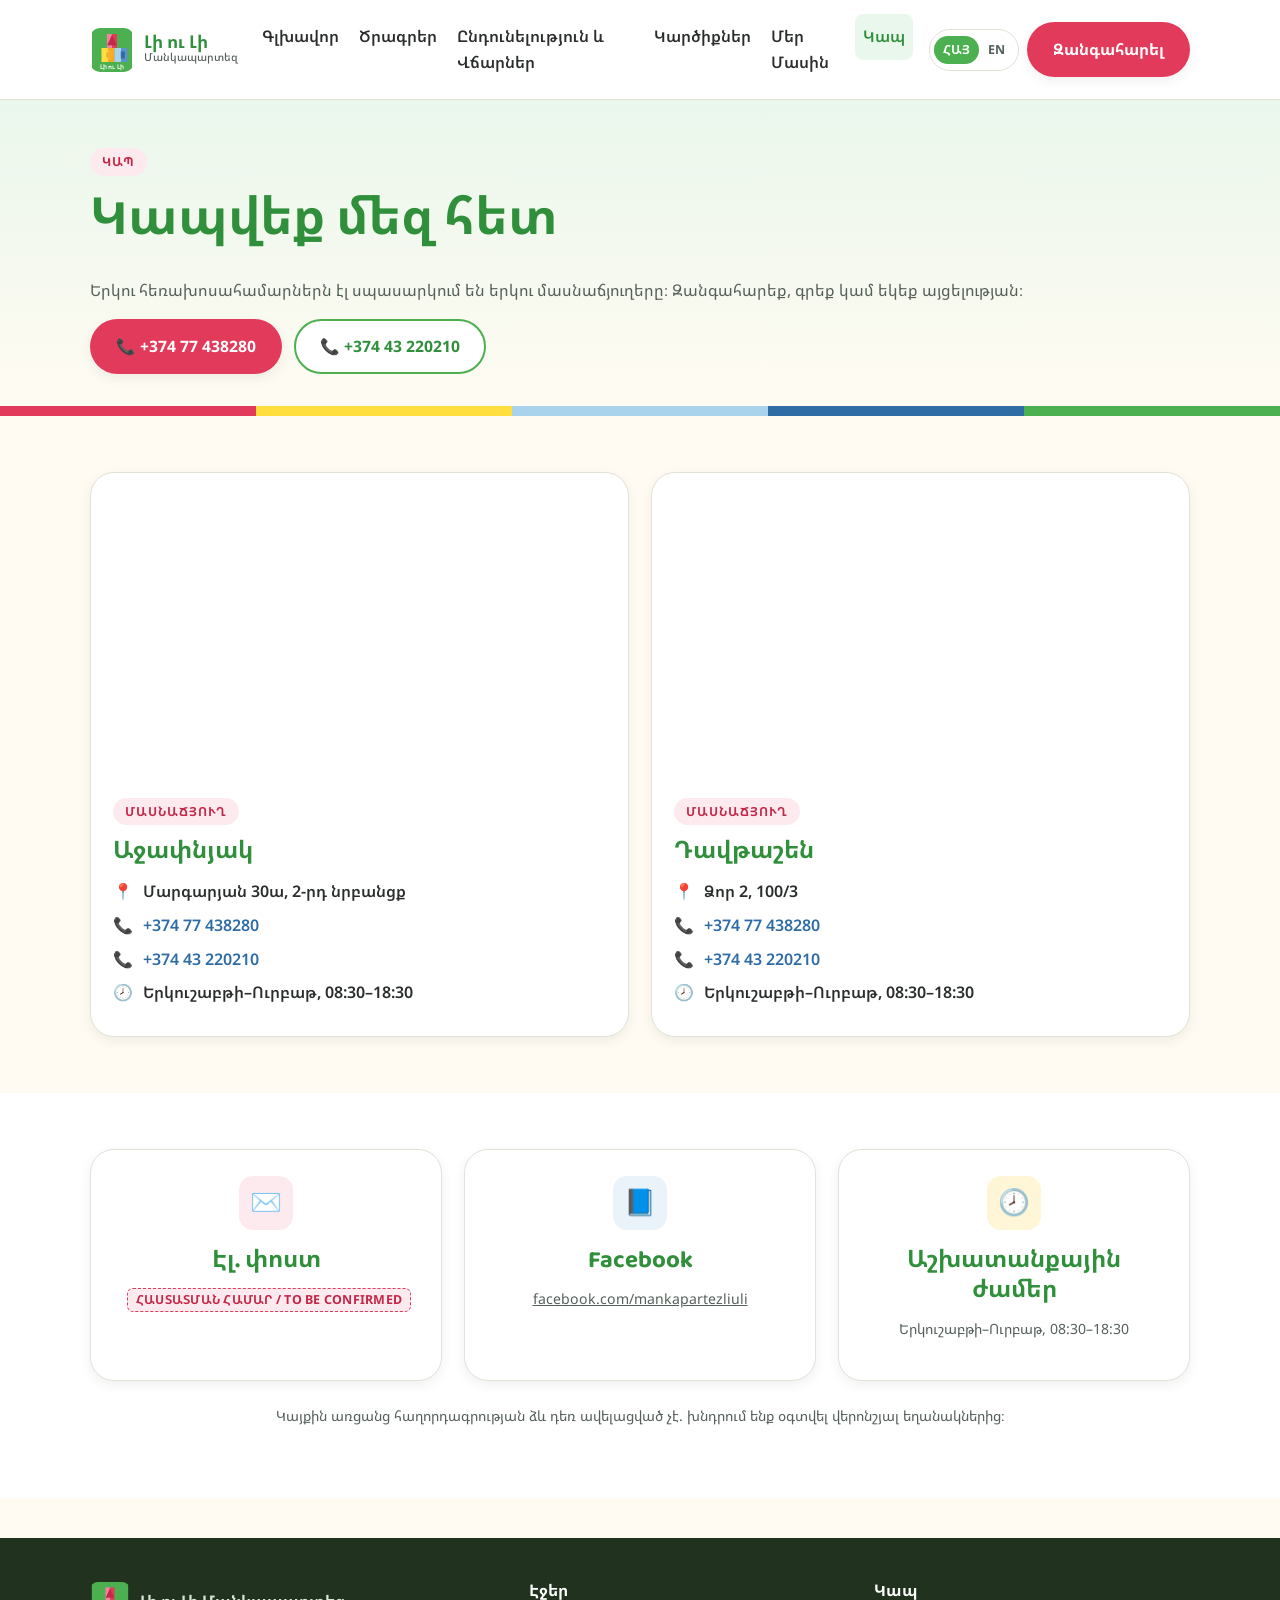
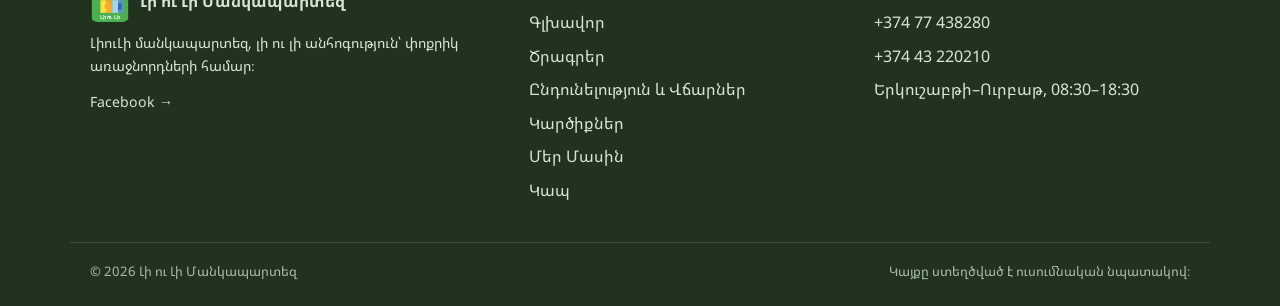
<file: projects/liuli-preschool-website/contact.html>
<!DOCTYPE html>
<html lang="hy">
<head>
<meta charset="UTF-8">
<meta name="viewport" content="width=device-width, initial-scale=1">
<title>Կապ | Contact — Լի ու Լի Մանկապարտեզ</title>
<meta name="description" content="Կապվեք Լի ու Լի մանկապարտեզի հետ՝ Աջափնյակում և Դավթաշենում։ Contact Li u Li Preschool in Ajapnyak and Davtashen.">
<link rel="icon" type="image/svg+xml" href="images/logo.svg">
<link rel="preconnect" href="https://fonts.googleapis.com">
<link rel="preconnect" href="https://fonts.gstatic.com" crossorigin>
<link href="https://fonts.googleapis.com/css2?family=Baloo+2:wght@500;700;800&family=Noto+Sans:wght@400;600;700&family=Noto+Sans+Armenian:wght@400;500;600;700&display=swap" rel="stylesheet">
<link rel="stylesheet" href="css/style.css">
</head>
<body>
<a class="skip-link" href="#main">Անցնել հիմնական բովանդակությանը / Skip to content</a>

<header class="site-header">
  <div class="header-inner">
    <a href="index.html" class="brand">
      <img src="images/logo.svg" alt="Լի ու Լի մանկապարտեզի լոգո" width="44" height="44">
      <span class="brand-name">Լի ու Լի<small data-lang="hy">Մանկապարտեզ</small><small data-lang="en">Preschool</small></span>
    </a>
    <button class="nav-toggle" aria-label="Ընտրացանկ" aria-expanded="false">
      <svg viewBox="0 0 24 24" fill="none" stroke="currentColor" stroke-width="2" stroke-linecap="round"><line x1="3" y1="6" x2="21" y2="6"/><line x1="3" y1="12" x2="21" y2="12"/><line x1="3" y1="18" x2="21" y2="18"/></svg>
    </button>
    <nav class="main-nav" aria-label="Հիմնական ընտրացանկ">
      <ul>
        <li><a href="index.html"><span data-lang="hy">Գլխավոր</span><span data-lang="en">Home</span></a></li>
        <li><a href="programs.html"><span data-lang="hy">Ծրագրեր</span><span data-lang="en">Programs</span></a></li>
        <li><a href="admissions.html"><span data-lang="hy">Ընդունելություն և Վճարներ</span><span data-lang="en">Admissions &amp; Fees</span></a></li>
        <li><a href="reviews.html"><span data-lang="hy">Կարծիքներ</span><span data-lang="en">Reviews</span></a></li>
        <li><a href="about.html"><span data-lang="hy">Մեր Մասին</span><span data-lang="en">About Us</span></a></li>
        <li><a href="contact.html" aria-current="page"><span data-lang="hy">Կապ</span><span data-lang="en">Contact</span></a></li>
      </ul>
    </nav>
    <div class="header-actions">
      <div class="lang-toggle" role="group" aria-label="Language / Լեզու">
        <span data-setlang="hy">ՀԱՅ</span><span data-setlang="en">EN</span>
      </div>
      <a href="tel:+37477438280" class="btn btn-primary header-cta">
        <span data-lang="hy">Զանգահարել</span><span data-lang="en">Call Us</span>
      </a>
    </div>
  </div>
</header>

<main id="main">
  <section class="hero" style="padding-bottom:32px;">
    <div class="container">
      <span class="eyebrow" data-lang="hy">Կապ</span>
      <span class="eyebrow" data-lang="en">Contact</span>
      <h1 data-lang="hy">Կապվեք մեզ հետ</h1>
      <h1 data-lang="en">Get in touch</h1>
      <p class="muted" data-lang="hy">Երկու հեռախոսահամարներն էլ սպասարկում են երկու մասնաճյուղերը։ Զանգահարեք, գրեք կամ եկեք այցելության։</p>
      <p class="muted" data-lang="en">Both phone numbers reach either branch. Call, message, or drop by for a visit.</p>
      <div class="hero-actions">
        <a href="tel:+37477438280" class="btn btn-primary">📞 +374 77 438280</a>
        <a href="tel:+37443220210" class="btn btn-secondary">📞 +374 43 220210</a>
      </div>
    </div>
  </section>
  <div class="shape-strip"><span></span><span></span><span></span><span></span><span></span></div>

  <section class="section">
    <div class="container">
      <div class="grid grid-2">

        <div class="location-card">
          <iframe class="map-embed" loading="lazy"
            src="https://www.google.com/maps?q=Աջափնյակ, Մարգարյան 30ա, 2-րդ նրբանցք, Երևան&output=embed"
            title="Աջափնյակի մասնաճյուղի քարտեզ / Ajapnyak branch map"></iframe>
          <div class="location-card-body">
            <span class="eyebrow" data-lang="hy">Մասնաճյուղ</span>
            <span class="eyebrow" data-lang="en">Branch</span>
            <h3 data-lang="hy">Աջափնյակ</h3>
            <h3 data-lang="en">Ajapnyak</h3>
            <p class="contact-line">📍 <span data-lang="hy">Մարգարյան 30ա, 2-րդ նրբանցք</span><span data-lang="en">Margaryan 30a, 2nd lane</span></p>
            <p class="contact-line">📞 <a href="tel:+37477438280">+374 77 438280</a></p>
            <p class="contact-line">📞 <a href="tel:+37443220210">+374 43 220210</a></p>
            <p class="contact-line">🕗 <span data-lang="hy">Երկուշաբթի–Ուրբաթ, 08:30–18:30</span><span data-lang="en">Mon–Fri, 08:30–18:30</span></p>
          </div>
        </div>

        <div class="location-card">
          <iframe class="map-embed" loading="lazy"
            src="https://www.google.com/maps?q=Դավթաշեն, Ձոր 2, 100/3, Երևան&output=embed"
            title="Դավթաշենի մասնաճյուղի քարտեզ / Davtashen branch map"></iframe>
          <div class="location-card-body">
            <span class="eyebrow" data-lang="hy">Մասնաճյուղ</span>
            <span class="eyebrow" data-lang="en">Branch</span>
            <h3 data-lang="hy">Դավթաշեն</h3>
            <h3 data-lang="en">Davtashen</h3>
            <p class="contact-line">📍 <span data-lang="hy">Ձոր 2, 100/3</span><span data-lang="en">Dzor 2, 100/3</span></p>
            <p class="contact-line">📞 <a href="tel:+37477438280">+374 77 438280</a></p>
            <p class="contact-line">📞 <a href="tel:+37443220210">+374 43 220210</a></p>
            <p class="contact-line">🕗 <span data-lang="hy">Երկուշաբթի–Ուրբաթ, 08:30–18:30</span><span data-lang="en">Mon–Fri, 08:30–18:30</span></p>
          </div>
        </div>

      </div>
    </div>
  </section>

  <section class="section section-alt">
    <div class="container">
      <div class="grid grid-3">
        <div class="card text-center">
          <div class="card-icon icon-coral" style="margin:0 auto 16px;">✉️</div>
          <h3 data-lang="hy">Էլ. փոստ</h3>
          <h3 data-lang="en">Email</h3>
          <p class="muted small"><span class="tbd">ՀԱՍՏԱՏՄԱՆ ՀԱՄԱՐ / TO BE CONFIRMED</span></p>
        </div>
        <div class="card text-center">
          <div class="card-icon icon-blue" style="margin:0 auto 16px;">📘</div>
          <h3 data-lang="hy">Facebook</h3>
          <h3 data-lang="en">Facebook</h3>
          <p class="muted small"><a href="https://www.facebook.com/mankapartezliuli/" target="_blank" rel="noopener">facebook.com/mankapartezliuli</a></p>
        </div>
        <div class="card text-center">
          <div class="card-icon icon-yellow" style="margin:0 auto 16px;">🕗</div>
          <h3 data-lang="hy">Աշխատանքային ժամեր</h3>
          <h3 data-lang="en">Hours</h3>
          <p class="muted small" data-lang="hy">Երկուշաբթի–Ուրբաթ, 08:30–18:30</p>
          <p class="muted small" data-lang="en">Mon–Fri, 08:30–18:30</p>
        </div>
      </div>
      <p class="text-center small muted" style="margin-top:24px;" data-lang="hy">Կայքին առցանց հաղորդագրության ձև դեռ ավելացված չէ. խնդրում ենք օգտվել վերոնշյալ եղանակներից։</p>
      <p class="text-center small muted" style="margin-top:24px;" data-lang="en">This site doesn't have a working contact form yet — please reach us using the methods above.</p>
    </div>
  </section>
</main>

<footer class="site-footer">
  <div class="container footer-grid">
    <div>
      <div class="footer-brand">
        <img src="images/logo.svg" alt="" width="40" height="40">
        <strong>Լի ու Լի Մանկապարտեզ</strong>
      </div>
      <p class="small" data-lang="hy">ԼիուԼի մանկապարտեզ, լի ու լի անհոգություն՝ փոքրիկ առաջնորդների համար։</p>
      <p class="small" data-lang="en">Li u Li Preschool — full of carefree joy, for little leaders.</p>
      <p class="small"><a href="https://www.facebook.com/mankapartezliuli/" target="_blank" rel="noopener">Facebook →</a></p>
    </div>
    <div>
      <h4 data-lang="hy">Էջեր</h4>
      <h4 data-lang="en">Pages</h4>
      <ul class="footer-links">
        <li><a href="index.html" data-lang="hy">Գլխավոր</a><a href="index.html" data-lang="en">Home</a></li>
        <li><a href="programs.html" data-lang="hy">Ծրագրեր</a><a href="programs.html" data-lang="en">Programs</a></li>
        <li><a href="admissions.html" data-lang="hy">Ընդունելություն և Վճարներ</a><a href="admissions.html" data-lang="en">Admissions &amp; Fees</a></li>
        <li><a href="reviews.html" data-lang="hy">Կարծիքներ</a><a href="reviews.html" data-lang="en">Reviews</a></li>
        <li><a href="about.html" data-lang="hy">Մեր Մասին</a><a href="about.html" data-lang="en">About Us</a></li>
        <li><a href="contact.html" data-lang="hy">Կապ</a><a href="contact.html" data-lang="en">Contact</a></li>
      </ul>
    </div>
    <div>
      <h4 data-lang="hy">Կապ</h4>
      <h4 data-lang="en">Contact</h4>
      <ul class="footer-links">
        <li><a href="tel:+37477438280">+374 77 438280</a></li>
        <li><a href="tel:+37443220210">+374 43 220210</a></li>
        <li><span data-lang="hy">Երկուշաբթի–Ուրբաթ, 08:30–18:30</span><span data-lang="en">Mon–Fri, 08:30–18:30</span></li>
      </ul>
    </div>
  </div>
  <div class="container footer-bottom">
    <span>© 2026 Լի ու Լի Մանկապարտեզ</span>
    <span data-lang="hy">Կայքը ստեղծված է ուսումնական նպատակով։</span>
    <span data-lang="en">Site built for coursework purposes.</span>
  </div>
</footer>
<script src="js/main.js"></script>
</body>
</html>
</file>
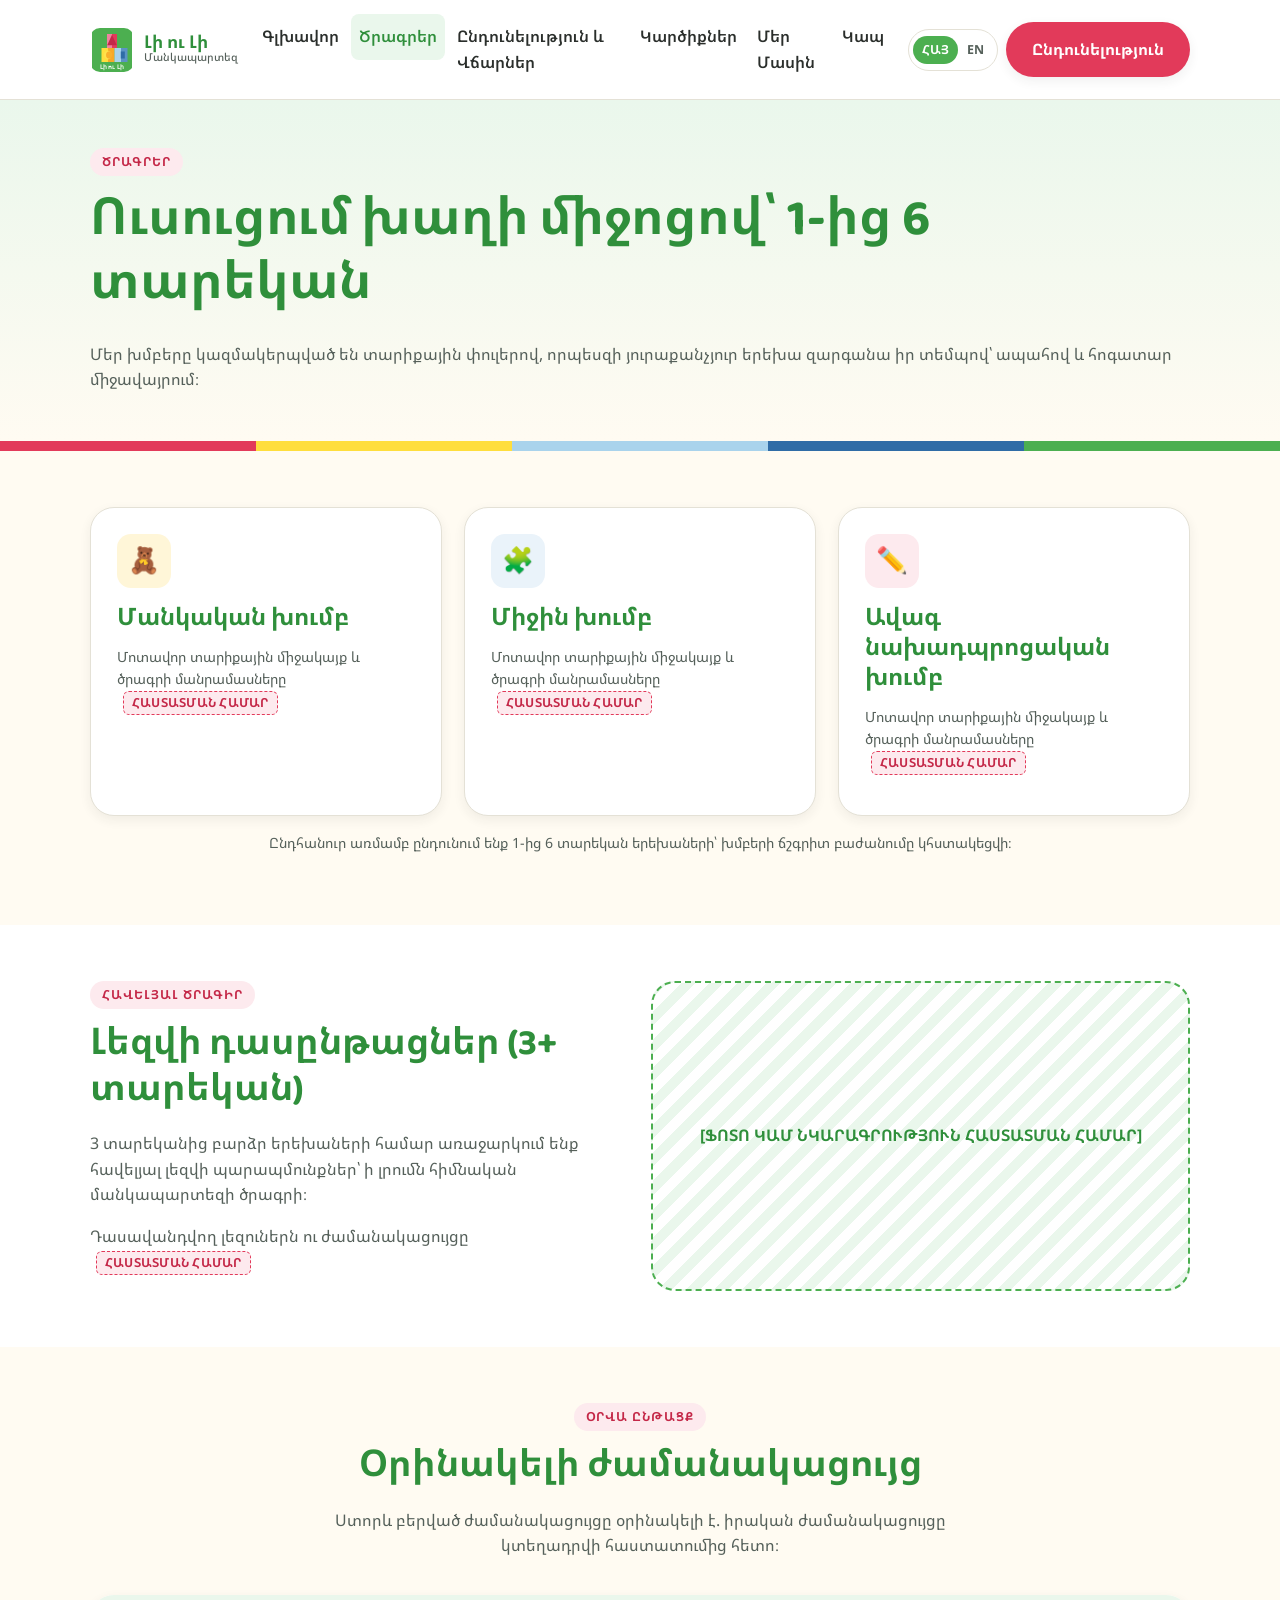
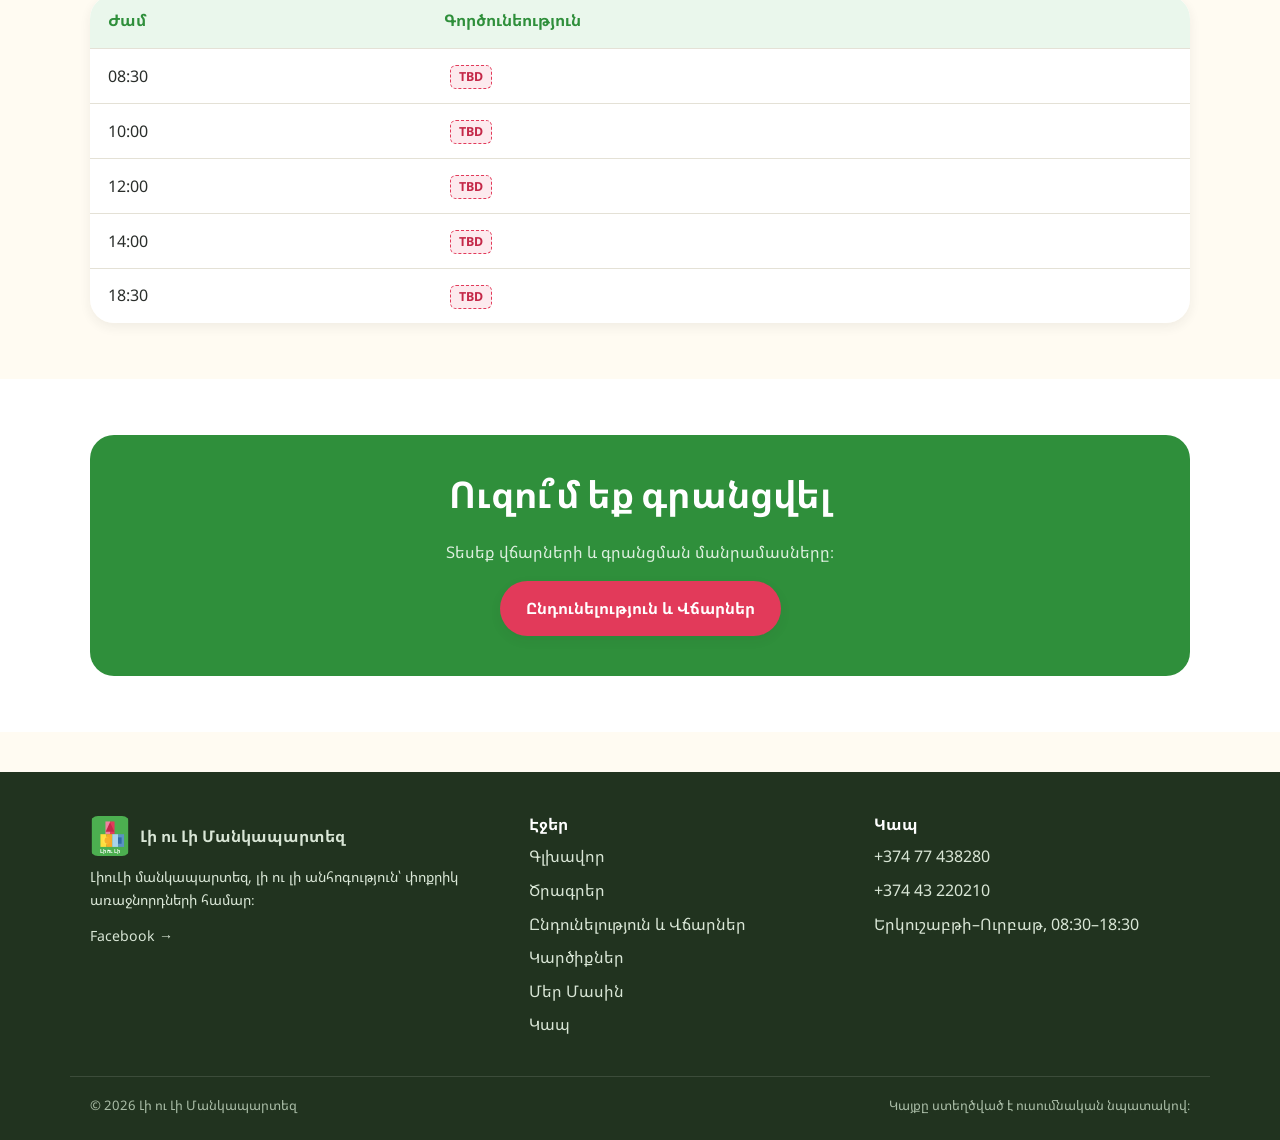
<file: projects/liuli-preschool-website/programs.html>
<!DOCTYPE html>
<html lang="hy">
<head>
<meta charset="UTF-8">
<meta name="viewport" content="width=device-width, initial-scale=1">
<title>Ծրագրեր | Programs — Լի ու Լի Մանկապարտեզ</title>
<meta name="description" content="Լի ու Լի մանկապարտեզի ծրագրերը՝ 1-6 տարեկան երեխաների և լեզվի դասընթացների համար։">
<link rel="icon" type="image/svg+xml" href="images/logo.svg">
<link rel="preconnect" href="https://fonts.googleapis.com">
<link rel="preconnect" href="https://fonts.gstatic.com" crossorigin>
<link href="https://fonts.googleapis.com/css2?family=Baloo+2:wght@500;700;800&family=Noto+Sans:wght@400;600;700&family=Noto+Sans+Armenian:wght@400;500;600;700&display=swap" rel="stylesheet">
<link rel="stylesheet" href="css/style.css">
</head>
<body>
<a class="skip-link" href="#main">Անցնել հիմնական բովանդակությանը / Skip to content</a>

<header class="site-header">
  <div class="header-inner">
    <a href="index.html" class="brand">
      <img src="images/logo.svg" alt="Լի ու Լի մանկապարտեզի լոգո" width="44" height="44">
      <span class="brand-name">Լի ու Լի<small data-lang="hy">Մանկապարտեզ</small><small data-lang="en">Preschool</small></span>
    </a>
    <button class="nav-toggle" aria-label="Ընտրացանկ" aria-expanded="false">
      <svg viewBox="0 0 24 24" fill="none" stroke="currentColor" stroke-width="2" stroke-linecap="round"><line x1="3" y1="6" x2="21" y2="6"/><line x1="3" y1="12" x2="21" y2="12"/><line x1="3" y1="18" x2="21" y2="18"/></svg>
    </button>
    <nav class="main-nav" aria-label="Հիմնական ընտրացանկ">
      <ul>
        <li><a href="index.html"><span data-lang="hy">Գլխավոր</span><span data-lang="en">Home</span></a></li>
        <li><a href="programs.html" aria-current="page"><span data-lang="hy">Ծրագրեր</span><span data-lang="en">Programs</span></a></li>
        <li><a href="admissions.html"><span data-lang="hy">Ընդունելություն և Վճարներ</span><span data-lang="en">Admissions &amp; Fees</span></a></li>
        <li><a href="reviews.html"><span data-lang="hy">Կարծիքներ</span><span data-lang="en">Reviews</span></a></li>
        <li><a href="about.html"><span data-lang="hy">Մեր Մասին</span><span data-lang="en">About Us</span></a></li>
        <li><a href="contact.html"><span data-lang="hy">Կապ</span><span data-lang="en">Contact</span></a></li>
      </ul>
    </nav>
    <div class="header-actions">
      <div class="lang-toggle" role="group" aria-label="Language / Լեզու">
        <span data-setlang="hy">ՀԱՅ</span><span data-setlang="en">EN</span>
      </div>
      <a href="admissions.html" class="btn btn-primary header-cta">
        <span data-lang="hy">Ընդունելություն</span><span data-lang="en">Enroll Now</span>
      </a>
    </div>
  </div>
</header>

<main id="main">
  <section class="hero" style="padding-bottom:32px;">
    <div class="container">
      <span class="eyebrow" data-lang="hy">Ծրագրեր</span>
      <span class="eyebrow" data-lang="en">Programs</span>
      <h1 data-lang="hy">Ուսուցում խաղի միջոցով՝ 1-ից 6 տարեկան</h1>
      <h1 data-lang="en">Learning through play, ages 1 to 6</h1>
      <p class="muted" data-lang="hy">Մեր խմբերը կազմակերպված են տարիքային փուլերով, որպեսզի յուրաքանչյուր երեխա զարգանա իր տեմպով՝ ապահով և հոգատար միջավայրում։</p>
      <p class="muted" data-lang="en">Our groups are organized by developmental stage so every child can grow at their own pace, in a safe and caring environment.</p>
    </div>
  </section>
  <div class="shape-strip"><span></span><span></span><span></span><span></span><span></span></div>

  <section class="section">
    <div class="container">
      <div class="grid grid-3">
        <div class="card">
          <div class="card-icon icon-yellow">🧸</div>
          <h3 data-lang="hy">Մանկական խումբ</h3>
          <h3 data-lang="en">Nursery group</h3>
          <p class="small muted" data-lang="hy">Մոտավոր տարիքային միջակայք և ծրագրի մանրամասները <span class="tbd">ՀԱՍՏԱՏՄԱՆ ՀԱՄԱՐ</span></p>
          <p class="small muted" data-lang="en">Exact age range and curriculum details <span class="tbd">TBD</span></p>
        </div>
        <div class="card">
          <div class="card-icon icon-blue">🧩</div>
          <h3 data-lang="hy">Միջին խումբ</h3>
          <h3 data-lang="en">Toddler group</h3>
          <p class="small muted" data-lang="hy">Մոտավոր տարիքային միջակայք և ծրագրի մանրամասները <span class="tbd">ՀԱՍՏԱՏՄԱՆ ՀԱՄԱՐ</span></p>
          <p class="small muted" data-lang="en">Exact age range and curriculum details <span class="tbd">TBD</span></p>
        </div>
        <div class="card">
          <div class="card-icon icon-coral">✏️</div>
          <h3 data-lang="hy">Ավագ նախադպրոցական խումբ</h3>
          <h3 data-lang="en">Preschool group</h3>
          <p class="small muted" data-lang="hy">Մոտավոր տարիքային միջակայք և ծրագրի մանրամասները <span class="tbd">ՀԱՍՏԱՏՄԱՆ ՀԱՄԱՐ</span></p>
          <p class="small muted" data-lang="en">Exact age range and curriculum details <span class="tbd">TBD</span></p>
        </div>
      </div>
      <p class="small muted text-center" style="margin-top:16px;" data-lang="hy">Ընդհանուր առմամբ ընդունում ենք 1-ից 6 տարեկան երեխաների՝ խմբերի ճշգրիտ բաժանումը կհստակեցվի։</p>
      <p class="small muted text-center" style="margin-top:16px;" data-lang="en">We enroll children ages 1–6 overall; the exact group breakdown above will be confirmed.</p>
    </div>
  </section>

  <section class="section section-alt">
    <div class="container">
      <div class="grid grid-2">
        <div>
          <span class="eyebrow" data-lang="hy">Հավելյալ ծրագիր</span>
          <span class="eyebrow" data-lang="en">Add-on program</span>
          <h2 data-lang="hy">Լեզվի դասընթացներ (3+ տարեկան)</h2>
          <h2 data-lang="en">Language classes (ages 3+)</h2>
          <p class="muted" data-lang="hy">3 տարեկանից բարձր երեխաների համար առաջարկում ենք հավելյալ լեզվի պարապմունքներ՝ ի լրումն հիմնական մանկապարտեզի ծրագրի։</p>
          <p class="muted" data-lang="en">For children ages 3 and up, we offer extra language classes in addition to the standard preschool curriculum.</p>
          <p class="muted" data-lang="hy">Դասավանդվող լեզուներն ու ժամանակացույցը <span class="tbd">ՀԱՍՏԱՏՄԱՆ ՀԱՄԱՐ</span></p>
          <p class="muted" data-lang="en">Languages taught and schedule <span class="tbd">TBD</span></p>
        </div>
        <div class="photo-placeholder">
          <span data-lang="hy">[ՖՈՏՈ ԿԱՄ ՆԿԱՐԱԳՐՈՒԹՅՈՒՆ ՀԱՍՏԱՏՄԱՆ ՀԱՄԱՐ]</span>
          <span data-lang="en">[PHOTO PLACEHOLDER — TO BE CONFIRMED]</span>
        </div>
      </div>
    </div>
  </section>

  <section class="section">
    <div class="container">
      <div class="section-head">
        <span class="eyebrow" data-lang="hy">Օրվա ընթացք</span>
        <span class="eyebrow" data-lang="en">Daily schedule</span>
        <h2 data-lang="hy">Օրինակելի ժամանակացույց</h2>
        <h2 data-lang="en">Sample daily schedule</h2>
        <p class="muted" data-lang="hy">Ստորև բերված ժամանակացույցը օրինակելի է. իրական ժամանակացույցը կտեղադրվի հաստատումից հետո։</p>
        <p class="muted" data-lang="en">The schedule below is illustrative — the real daily timetable will be added once confirmed.</p>
      </div>
      <div class="table-wrap">
        <table>
          <thead>
            <tr>
              <th data-lang="hy">Ժամ</th><th data-lang="en">Time</th>
              <th data-lang="hy">Գործունեություն</th><th data-lang="en">Activity</th>
            </tr>
          </thead>
          <tbody>
            <tr><td>08:30</td><td><span class="tbd">TBD</span></td></tr>
            <tr><td>10:00</td><td><span class="tbd">TBD</span></td></tr>
            <tr><td>12:00</td><td><span class="tbd">TBD</span></td></tr>
            <tr><td>14:00</td><td><span class="tbd">TBD</span></td></tr>
            <tr><td>18:30</td><td><span class="tbd">TBD</span></td></tr>
          </tbody>
        </table>
      </div>
    </div>
  </section>

  <section class="section section-alt">
    <div class="container">
      <div class="cta-banner">
        <h2 data-lang="hy">Ուզու՞մ եք գրանցվել</h2>
        <h2 data-lang="en">Ready to enroll?</h2>
        <p data-lang="hy">Տեսեք վճարների և գրանցման մանրամասները։</p>
        <p data-lang="en">Check out tuition and enrollment details.</p>
        <a href="admissions.html" class="btn btn-primary"><span data-lang="hy">Ընդունելություն և Վճարներ</span><span data-lang="en">Admissions &amp; Fees</span></a>
      </div>
    </div>
  </section>
</main>

<footer class="site-footer">
  <div class="container footer-grid">
    <div>
      <div class="footer-brand">
        <img src="images/logo.svg" alt="" width="40" height="40">
        <strong>Լի ու Լի Մանկապարտեզ</strong>
      </div>
      <p class="small" data-lang="hy">ԼիուԼի մանկապարտեզ, լի ու լի անհոգություն՝ փոքրիկ առաջնորդների համար։</p>
      <p class="small" data-lang="en">Li u Li Preschool — full of carefree joy, for little leaders.</p>
      <p class="small"><a href="https://www.facebook.com/mankapartezliuli/" target="_blank" rel="noopener">Facebook →</a></p>
    </div>
    <div>
      <h4 data-lang="hy">Էջեր</h4>
      <h4 data-lang="en">Pages</h4>
      <ul class="footer-links">
        <li><a href="index.html" data-lang="hy">Գլխավոր</a><a href="index.html" data-lang="en">Home</a></li>
        <li><a href="programs.html" data-lang="hy">Ծրագրեր</a><a href="programs.html" data-lang="en">Programs</a></li>
        <li><a href="admissions.html" data-lang="hy">Ընդունելություն և Վճարներ</a><a href="admissions.html" data-lang="en">Admissions &amp; Fees</a></li>
        <li><a href="reviews.html" data-lang="hy">Կարծիքներ</a><a href="reviews.html" data-lang="en">Reviews</a></li>
        <li><a href="about.html" data-lang="hy">Մեր Մասին</a><a href="about.html" data-lang="en">About Us</a></li>
        <li><a href="contact.html" data-lang="hy">Կապ</a><a href="contact.html" data-lang="en">Contact</a></li>
      </ul>
    </div>
    <div>
      <h4 data-lang="hy">Կապ</h4>
      <h4 data-lang="en">Contact</h4>
      <ul class="footer-links">
        <li><a href="tel:+37477438280">+374 77 438280</a></li>
        <li><a href="tel:+37443220210">+374 43 220210</a></li>
        <li><span data-lang="hy">Երկուշաբթի–Ուրբաթ, 08:30–18:30</span><span data-lang="en">Mon–Fri, 08:30–18:30</span></li>
      </ul>
    </div>
  </div>
  <div class="container footer-bottom">
    <span>© 2026 Լի ու Լի Մանկապարտեզ</span>
    <span data-lang="hy">Կայքը ստեղծված է ուսումնական նպատակով։</span>
    <span data-lang="en">Site built for coursework purposes.</span>
  </div>
</footer>
<script src="js/main.js"></script>
</body>
</html>
</file>
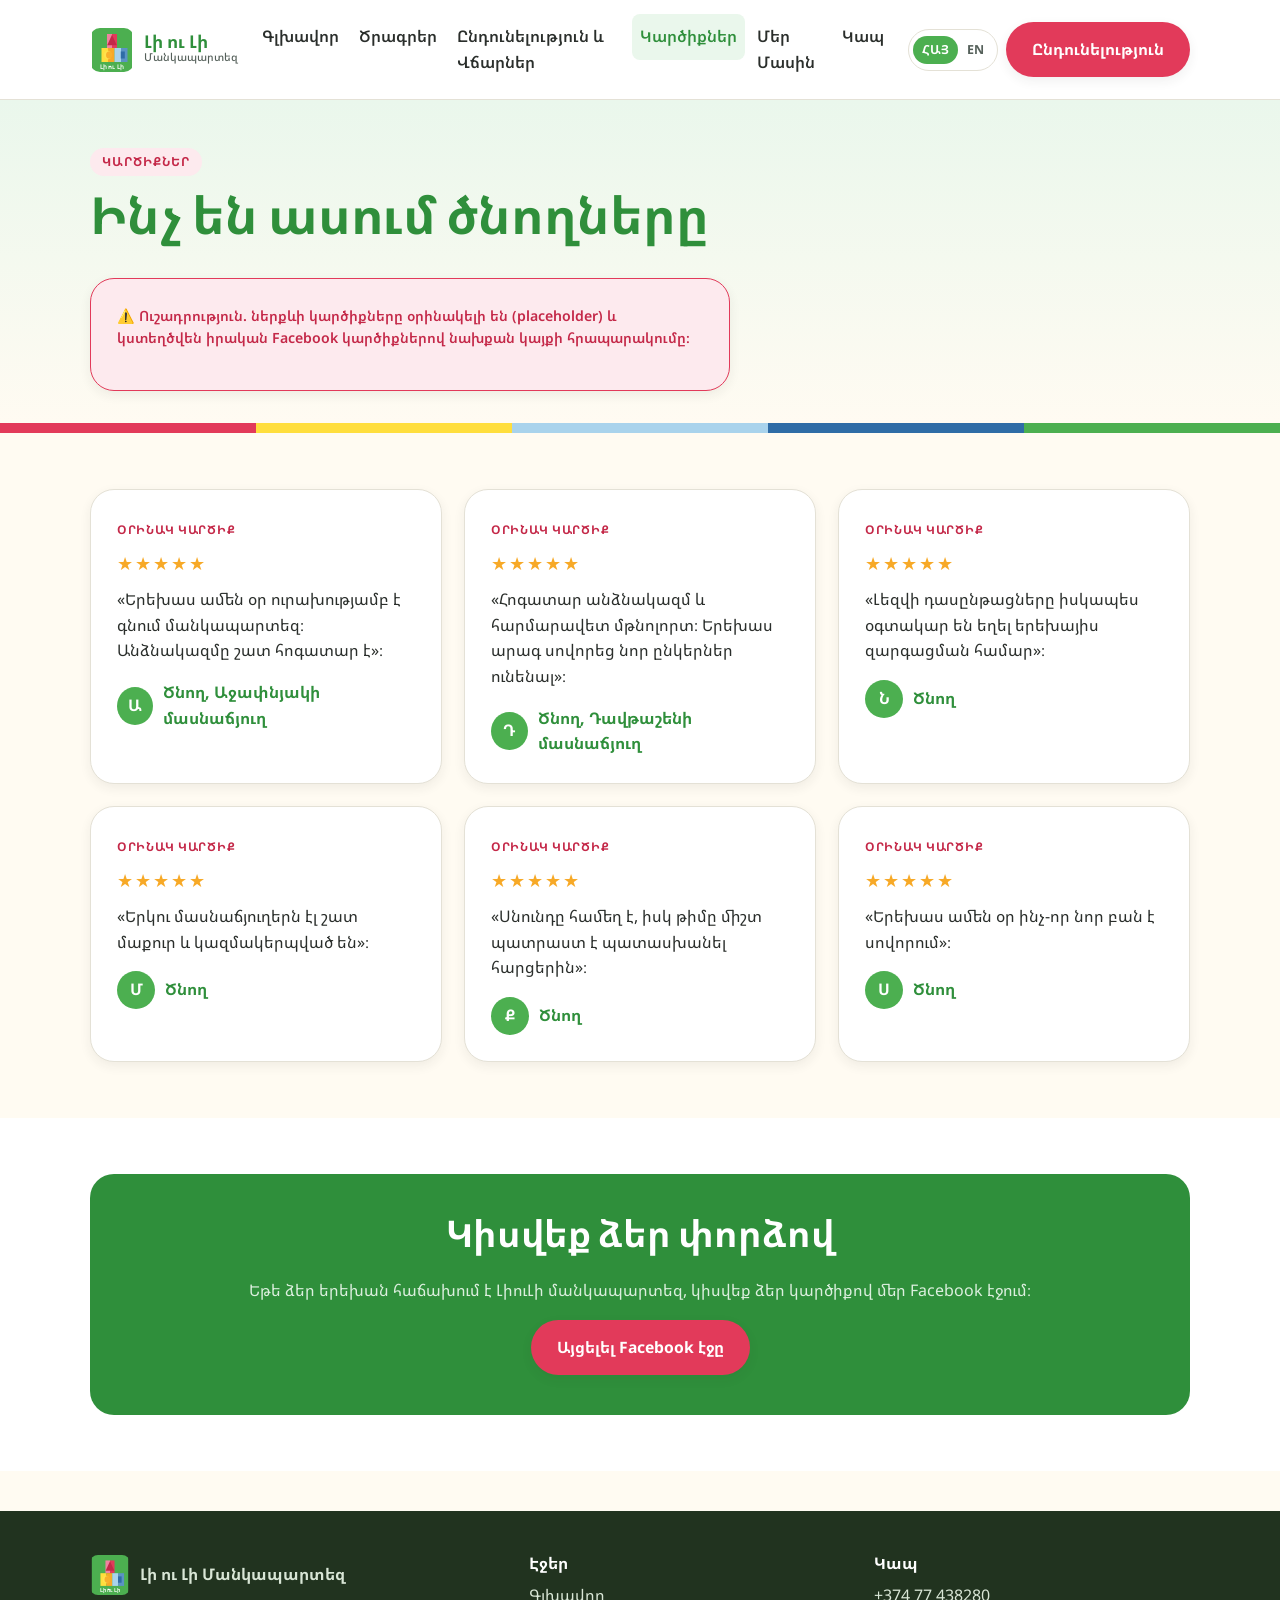
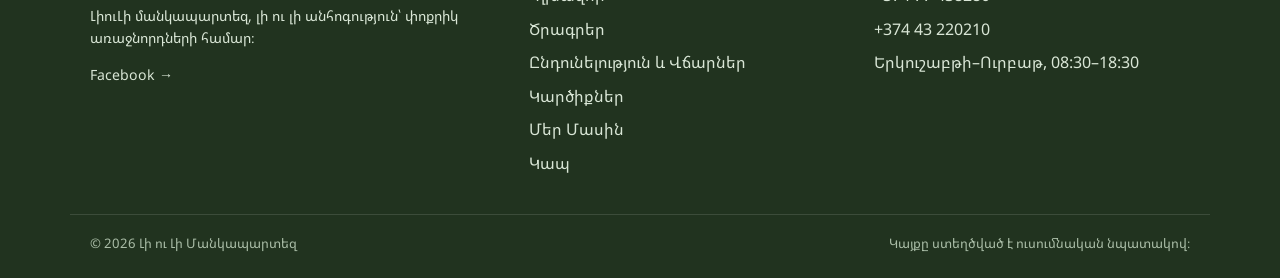
<file: projects/liuli-preschool-website/reviews.html>
<!DOCTYPE html>
<html lang="hy">
<head>
<meta charset="UTF-8">
<meta name="viewport" content="width=device-width, initial-scale=1">
<title>Կարծիքներ | Reviews — Լի ու Լի Մանկապարտեզ</title>
<meta name="description" content="Ծնողների կարծիքները Լի ու Լի մանկապարտեզի մասին։ Parent reviews of Li u Li Preschool.">
<link rel="icon" type="image/svg+xml" href="images/logo.svg">
<link rel="preconnect" href="https://fonts.googleapis.com">
<link rel="preconnect" href="https://fonts.gstatic.com" crossorigin>
<link href="https://fonts.googleapis.com/css2?family=Baloo+2:wght@500;700;800&family=Noto+Sans:wght@400;600;700&family=Noto+Sans+Armenian:wght@400;500;600;700&display=swap" rel="stylesheet">
<link rel="stylesheet" href="css/style.css">
</head>
<body>
<a class="skip-link" href="#main">Անցնել հիմնական բովանդակությանը / Skip to content</a>

<header class="site-header">
  <div class="header-inner">
    <a href="index.html" class="brand">
      <img src="images/logo.svg" alt="Լի ու Լի մանկապարտեզի լոգո" width="44" height="44">
      <span class="brand-name">Լի ու Լի<small data-lang="hy">Մանկապարտեզ</small><small data-lang="en">Preschool</small></span>
    </a>
    <button class="nav-toggle" aria-label="Ընտրացանկ" aria-expanded="false">
      <svg viewBox="0 0 24 24" fill="none" stroke="currentColor" stroke-width="2" stroke-linecap="round"><line x1="3" y1="6" x2="21" y2="6"/><line x1="3" y1="12" x2="21" y2="12"/><line x1="3" y1="18" x2="21" y2="18"/></svg>
    </button>
    <nav class="main-nav" aria-label="Հիմնական ընտրացանկ">
      <ul>
        <li><a href="index.html"><span data-lang="hy">Գլխավոր</span><span data-lang="en">Home</span></a></li>
        <li><a href="programs.html"><span data-lang="hy">Ծրագրեր</span><span data-lang="en">Programs</span></a></li>
        <li><a href="admissions.html"><span data-lang="hy">Ընդունելություն և Վճարներ</span><span data-lang="en">Admissions &amp; Fees</span></a></li>
        <li><a href="reviews.html" aria-current="page"><span data-lang="hy">Կարծիքներ</span><span data-lang="en">Reviews</span></a></li>
        <li><a href="about.html"><span data-lang="hy">Մեր Մասին</span><span data-lang="en">About Us</span></a></li>
        <li><a href="contact.html"><span data-lang="hy">Կապ</span><span data-lang="en">Contact</span></a></li>
      </ul>
    </nav>
    <div class="header-actions">
      <div class="lang-toggle" role="group" aria-label="Language / Լեզու">
        <span data-setlang="hy">ՀԱՅ</span><span data-setlang="en">EN</span>
      </div>
      <a href="admissions.html" class="btn btn-primary header-cta">
        <span data-lang="hy">Ընդունելություն</span><span data-lang="en">Enroll Now</span>
      </a>
    </div>
  </div>
</header>

<main id="main">
  <section class="hero" style="padding-bottom:32px;">
    <div class="container">
      <span class="eyebrow" data-lang="hy">Կարծիքներ</span>
      <span class="eyebrow" data-lang="en">Reviews</span>
      <h1 data-lang="hy">Ինչ են ասում ծնողները</h1>
      <h1 data-lang="en">What parents are saying</h1>
      <div class="card" style="border-color: var(--coral); background:#FDEAEE; max-width:640px;">
        <p class="small mt-0" style="color:var(--coral-dark); font-weight:600;" data-lang="hy">⚠️ Ուշադրություն. ներքևի կարծիքները օրինակելի են (placeholder) և կստեղծվեն իրական Facebook կարծիքներով նախքան կայքի հրապարակումը։</p>
        <p class="small mt-0" style="color:var(--coral-dark); font-weight:600;" data-lang="en">⚠️ Note: the reviews below are placeholder examples and should be replaced with real Facebook reviews before this site goes live.</p>
      </div>
    </div>
  </section>
  <div class="shape-strip"><span></span><span></span><span></span><span></span><span></span></div>

  <section class="section">
    <div class="container">
      <div class="grid grid-3">
        <div class="testimonial">
          <span class="example-flag" data-lang="hy">Օրինակ կարծիք</span>
          <span class="example-flag" data-lang="en">Example review</span>
          <div class="stars">★★★★★</div>
          <p data-lang="hy">«Երեխաս ամեն օր ուրախությամբ է գնում մանկապարտեզ։ Անձնակազմը շատ հոգատար է»։</p>
          <p data-lang="en">"My child looks forward to preschool every single day. The staff is incredibly caring."</p>
          <div class="testimonial-author"><span class="avatar">Ա</span><span data-lang="hy">Ծնող, Աջափնյակի մասնաճյուղ</span><span data-lang="en">Parent, Ajapnyak branch</span></div>
        </div>
        <div class="testimonial">
          <span class="example-flag" data-lang="hy">Օրինակ կարծիք</span>
          <span class="example-flag" data-lang="en">Example review</span>
          <div class="stars">★★★★★</div>
          <p data-lang="hy">«Հոգատար անձնակազմ և հարմարավետ մթնոլորտ։ Երեխաս արագ սովորեց նոր ընկերներ ունենալ»։</p>
          <p data-lang="en">"Caring staff and a warm atmosphere. My child made new friends quickly."</p>
          <div class="testimonial-author"><span class="avatar">Դ</span><span data-lang="hy">Ծնող, Դավթաշենի մասնաճյուղ</span><span data-lang="en">Parent, Davtashen branch</span></div>
        </div>
        <div class="testimonial">
          <span class="example-flag" data-lang="hy">Օրինակ կարծիք</span>
          <span class="example-flag" data-lang="en">Example review</span>
          <div class="stars">★★★★★</div>
          <p data-lang="hy">«Լեզվի դասընթացները իսկապես օգտակար են եղել երեխայիս զարգացման համար»։</p>
          <p data-lang="en">"The language classes have made a real difference in my child's development."</p>
          <div class="testimonial-author"><span class="avatar">Ն</span><span data-lang="hy">Ծնող</span><span data-lang="en">Parent</span></div>
        </div>
        <div class="testimonial">
          <span class="example-flag" data-lang="hy">Օրինակ կարծիք</span>
          <span class="example-flag" data-lang="en">Example review</span>
          <div class="stars">★★★★★</div>
          <p data-lang="hy">«Երկու մասնաճյուղերն էլ շատ մաքուր և կազմակերպված են»։</p>
          <p data-lang="en">"Both branches are very clean and well organized."</p>
          <div class="testimonial-author"><span class="avatar">Մ</span><span data-lang="hy">Ծնող</span><span data-lang="en">Parent</span></div>
        </div>
        <div class="testimonial">
          <span class="example-flag" data-lang="hy">Օրինակ կարծիք</span>
          <span class="example-flag" data-lang="en">Example review</span>
          <div class="stars">★★★★★</div>
          <p data-lang="hy">«Սնունդը համեղ է, իսկ թիմը միշտ պատրաստ է պատասխանել հարցերին»։</p>
          <p data-lang="en">"The food is delicious and the team is always ready to answer questions."</p>
          <div class="testimonial-author"><span class="avatar">Ք</span><span data-lang="hy">Ծնող</span><span data-lang="en">Parent</span></div>
        </div>
        <div class="testimonial">
          <span class="example-flag" data-lang="hy">Օրինակ կարծիք</span>
          <span class="example-flag" data-lang="en">Example review</span>
          <div class="stars">★★★★★</div>
          <p data-lang="hy">«Երեխաս ամեն օր ինչ-որ նոր բան է սովորում»։</p>
          <p data-lang="en">"My child learns something new every day."</p>
          <div class="testimonial-author"><span class="avatar">Ս</span><span data-lang="hy">Ծնող</span><span data-lang="en">Parent</span></div>
        </div>
      </div>
    </div>
  </section>

  <section class="section section-alt">
    <div class="container">
      <div class="cta-banner">
        <h2 data-lang="hy">Կիսվեք ձեր փորձով</h2>
        <h2 data-lang="en">Share your experience</h2>
        <p data-lang="hy">Եթե ձեր երեխան հաճախում է ԼիուԼի մանկապարտեզ, կիսվեք ձեր կարծիքով մեր Facebook էջում։</p>
        <p data-lang="en">If your child attends Li u Li Preschool, share your review on our Facebook page.</p>
        <a href="https://www.facebook.com/mankapartezliuli/" target="_blank" rel="noopener" class="btn btn-primary">
          <span data-lang="hy">Այցելել Facebook էջը</span><span data-lang="en">Visit Our Facebook Page</span>
        </a>
      </div>
    </div>
  </section>
</main>

<footer class="site-footer">
  <div class="container footer-grid">
    <div>
      <div class="footer-brand">
        <img src="images/logo.svg" alt="" width="40" height="40">
        <strong>Լի ու Լի Մանկապարտեզ</strong>
      </div>
      <p class="small" data-lang="hy">ԼիուԼի մանկապարտեզ, լի ու լի անհոգություն՝ փոքրիկ առաջնորդների համար։</p>
      <p class="small" data-lang="en">Li u Li Preschool — full of carefree joy, for little leaders.</p>
      <p class="small"><a href="https://www.facebook.com/mankapartezliuli/" target="_blank" rel="noopener">Facebook →</a></p>
    </div>
    <div>
      <h4 data-lang="hy">Էջեր</h4>
      <h4 data-lang="en">Pages</h4>
      <ul class="footer-links">
        <li><a href="index.html" data-lang="hy">Գլխավոր</a><a href="index.html" data-lang="en">Home</a></li>
        <li><a href="programs.html" data-lang="hy">Ծրագրեր</a><a href="programs.html" data-lang="en">Programs</a></li>
        <li><a href="admissions.html" data-lang="hy">Ընդունելություն և Վճարներ</a><a href="admissions.html" data-lang="en">Admissions &amp; Fees</a></li>
        <li><a href="reviews.html" data-lang="hy">Կարծիքներ</a><a href="reviews.html" data-lang="en">Reviews</a></li>
        <li><a href="about.html" data-lang="hy">Մեր Մասին</a><a href="about.html" data-lang="en">About Us</a></li>
        <li><a href="contact.html" data-lang="hy">Կապ</a><a href="contact.html" data-lang="en">Contact</a></li>
      </ul>
    </div>
    <div>
      <h4 data-lang="hy">Կապ</h4>
      <h4 data-lang="en">Contact</h4>
      <ul class="footer-links">
        <li><a href="tel:+37477438280">+374 77 438280</a></li>
        <li><a href="tel:+37443220210">+374 43 220210</a></li>
        <li><span data-lang="hy">Երկուշաբթի–Ուրբաթ, 08:30–18:30</span><span data-lang="en">Mon–Fri, 08:30–18:30</span></li>
      </ul>
    </div>
  </div>
  <div class="container footer-bottom">
    <span>© 2026 Լի ու Լի Մանկապարտեզ</span>
    <span data-lang="hy">Կայքը ստեղծված է ուսումնական նպատակով։</span>
    <span data-lang="en">Site built for coursework purposes.</span>
  </div>
</footer>
<script src="js/main.js"></script>
</body>
</html>
</file>
<file: projects/liuli-preschool-website/css/style.css>
/* =========================================================
   Լի ու Լի Մանկապարտեզ / Li u Li Preschool — stylesheet
   ========================================================= */

:root {
  --green: #4CAF50;
  --green-dark: #2F8F3B;
  --green-light: #EAF7EC;
  --coral: #E23A5A;
  --coral-dark: #C42848;
  --coral-light: #EF83A0;
  --yellow: #FFDE3D;
  --orange: #F7A927;
  --sky: #A9D3EC;
  --navy: #2F6CA6;
  --ink: #2A2E2B;
  --ink-soft: #55605A;
  --cream: #FFFBF2;
  --white: #FFFFFF;
  --border: #E4E1D6;
  --radius-lg: 24px;
  --radius-md: 14px;
  --radius-sm: 8px;
  --shadow: 0 10px 30px rgba(42, 46, 43, 0.08);
  --shadow-sm: 0 4px 12px rgba(42, 46, 43, 0.07);
  --max-width: 1140px;
  --font-body: 'Noto Sans', 'Noto Sans Armenian', -apple-system, 'Segoe UI', sans-serif;
  --font-head: 'Baloo 2', 'Noto Sans Armenian', 'Noto Sans', -apple-system, 'Segoe UI', sans-serif;
}

* { box-sizing: border-box; }

html { scroll-behavior: smooth; }

body {
  margin: 0;
  font-family: var(--font-body);
  color: var(--ink);
  background: var(--cream);
  line-height: 1.6;
  -webkit-font-smoothing: antialiased;
  overflow-x: hidden;
}

img { max-width: 100%; display: block; }

a { color: inherit; }

h1, h2, h3, h4 {
  font-family: var(--font-head);
  line-height: 1.25;
  margin: 0 0 0.5em;
  color: var(--green-dark);
}

h1 { font-size: clamp(2rem, 4vw + 1rem, 3.2rem); }
h2 { font-size: clamp(1.5rem, 2.5vw + 1rem, 2.3rem); }
h3 { font-size: clamp(1.15rem, 1.5vw + 0.8rem, 1.5rem); }

p { margin: 0 0 1em; }

.container {
  max-width: var(--max-width);
  margin: 0 auto;
  padding: 0 20px;
}

/* ---------- Skip link ---------- */
.skip-link {
  position: absolute;
  left: -999px;
  top: 0;
  background: var(--green-dark);
  color: var(--white);
  padding: 10px 16px;
  border-radius: 0 0 var(--radius-sm) 0;
  z-index: 200;
  max-width: calc(100vw - 32px);
}
.skip-link:focus {
  left: 0;
}

/* ---------- Language toggling ----------
   !important is intentional here: this is a functional show/hide toggle,
   not styling, and must always win over any component class (e.g. .eyebrow,
   .brand-name small) that happens to also set `display` on the same element. */
[data-lang="en"] { display: none !important; }
html[lang="en"] [data-lang="hy"] { display: none !important; }
html[lang="en"] [data-lang="en"] { display: revert !important; }

/* ---------- TBD marker ---------- */
.tbd {
  display: inline-block;
  font-size: 0.78rem;
  font-weight: 700;
  letter-spacing: 0.02em;
  color: var(--coral-dark);
  background: #FDEAEE;
  border: 1px dashed var(--coral);
  border-radius: 6px;
  padding: 1px 8px;
  margin-left: 6px;
  white-space: nowrap;
}

/* ---------- Header ---------- */
.site-header {
  position: sticky;
  top: 0;
  z-index: 100;
  background: var(--white);
  border-bottom: 1px solid var(--border);
}

.header-inner {
  display: flex;
  align-items: center;
  justify-content: space-between;
  gap: 16px;
  padding: 10px 20px;
  max-width: var(--max-width);
  margin: 0 auto;
}

.brand {
  display: flex;
  align-items: center;
  gap: 10px;
  text-decoration: none;
  flex-shrink: 0;
}
.brand img { width: 44px; height: 44px; border-radius: 10px; }
.brand-name {
  font-family: var(--font-head);
  font-weight: 700;
  color: var(--green-dark);
  font-size: 1.1rem;
  line-height: 1.1;
}
.brand-name small {
  display: block;
  font-weight: 500;
  font-size: 0.68rem;
  color: var(--ink-soft);
}

.nav-toggle {
  display: inline-flex;
  align-items: center;
  justify-content: center;
  width: 44px;
  height: 44px;
  border: 1px solid var(--border);
  border-radius: var(--radius-sm);
  background: var(--white);
  cursor: pointer;
}
.nav-toggle svg { width: 22px; height: 22px; }

.main-nav {
  display: none;
  width: 100%;
}
.main-nav.open { display: block; }

.main-nav ul {
  list-style: none;
  margin: 0;
  padding: 14px 0 6px;
  display: flex;
  flex-direction: column;
  gap: 2px;
}

.main-nav a {
  display: block;
  text-decoration: none;
  font-weight: 600;
  padding: 10px 8px;
  border-radius: var(--radius-sm);
  color: var(--ink);
}
.main-nav a:hover,
.main-nav a[aria-current="page"] {
  background: var(--green-light);
  color: var(--green-dark);
}

.header-actions {
  display: flex;
  align-items: center;
  gap: 8px;
}

.lang-toggle {
  border: 1px solid var(--border);
  background: var(--white);
  border-radius: 999px;
  padding: 6px 4px;
  display: flex;
  font-size: 0.78rem;
  font-weight: 700;
  cursor: pointer;
}
.lang-toggle span {
  padding: 4px 9px;
  border-radius: 999px;
  color: var(--ink-soft);
}
.lang-toggle span.active {
  background: var(--green);
  color: var(--white);
}

.header-actions .header-cta {
  display: none;
}

@media (min-width: 900px) {
  .nav-toggle { display: none; }
  .header-inner { flex-wrap: nowrap; padding: 14px 20px; }
  .main-nav {
    display: flex;
    width: auto;
    order: 2;
  }
  .main-nav ul {
    flex-direction: row;
    padding: 0;
    gap: 4px;
  }
  .header-actions { order: 3; }
  .header-actions .header-cta {
    display: inline-flex;
  }
}

/* ---------- Buttons ---------- */
.btn {
  display: inline-flex;
  align-items: center;
  justify-content: center;
  gap: 8px;
  padding: 13px 24px;
  border-radius: 999px;
  font-weight: 700;
  text-decoration: none;
  border: 2px solid transparent;
  cursor: pointer;
  font-size: 0.98rem;
  font-family: inherit;
  transition: transform 0.15s ease, box-shadow 0.15s ease;
}
.btn:hover { transform: translateY(-2px); }
.btn-primary {
  background: var(--coral);
  color: var(--white);
  box-shadow: var(--shadow-sm);
}
.btn-primary:hover { background: var(--coral-dark); }
.btn-secondary {
  background: var(--white);
  color: var(--green-dark);
  border-color: var(--green);
}
.btn-secondary:hover { background: var(--green-light); }
.btn-light {
  background: var(--white);
  color: var(--ink);
  border-color: var(--border);
}

/* ---------- Hero ---------- */
.hero {
  background: linear-gradient(180deg, var(--green-light) 0%, var(--cream) 100%);
  padding: 48px 0 56px;
  overflow: hidden;
}
.hero-inner {
  display: grid;
  gap: 32px;
  align-items: center;
}
.hero-badges {
  display: flex;
  flex-wrap: wrap;
  gap: 10px;
  margin: 20px 0 28px;
}
.badge {
  display: inline-flex;
  align-items: center;
  gap: 6px;
  background: var(--white);
  border: 1px solid var(--border);
  border-radius: 999px;
  padding: 7px 14px;
  font-size: 0.85rem;
  font-weight: 600;
  color: var(--ink-soft);
  box-shadow: var(--shadow-sm);
}
.hero-actions { display: flex; flex-wrap: wrap; gap: 12px; }

.hero-art {
  display: flex;
  justify-content: center;
}
.hero-art img { width: min(280px, 60vw); }

@media (min-width: 860px) {
  .hero-inner { grid-template-columns: 1.1fr 0.9fr; }
}

/* ---------- Shape decorations ---------- */
.shape-strip {
  display: flex;
  height: 10px;
}
.shape-strip span { flex: 1; }
.shape-strip span:nth-child(1) { background: var(--coral); }
.shape-strip span:nth-child(2) { background: var(--yellow); }
.shape-strip span:nth-child(3) { background: var(--sky); }
.shape-strip span:nth-child(4) { background: var(--navy); }
.shape-strip span:nth-child(5) { background: var(--green); }

/* ---------- Sections ---------- */
.section { padding: 56px 0; }
.section-alt { background: var(--white); }
.section-head { max-width: 680px; margin: 0 auto 36px; text-align: center; }
.eyebrow {
  display: inline-block;
  font-weight: 700;
  font-size: 0.78rem;
  letter-spacing: 0.08em;
  text-transform: uppercase;
  color: var(--coral-dark);
  background: #FDEAEE;
  padding: 4px 12px;
  border-radius: 999px;
  margin-bottom: 12px;
}

/* ---------- Grid / cards ---------- */
.grid {
  display: grid;
  gap: 22px;
  grid-template-columns: 1fr;
}
.grid > * {
  min-width: 0;
}
@media (min-width: 640px) {
  .grid-2 { grid-template-columns: repeat(2, 1fr); }
}
@media (min-width: 860px) {
  .grid-3 { grid-template-columns: repeat(3, 1fr); }
  .grid-4 { grid-template-columns: repeat(4, 1fr); }
}

.card {
  background: var(--white);
  border: 1px solid var(--border);
  border-radius: var(--radius-lg);
  padding: 26px;
  box-shadow: var(--shadow-sm);
}
.card-icon {
  width: 54px;
  height: 54px;
  border-radius: var(--radius-md);
  display: flex;
  align-items: center;
  justify-content: center;
  font-size: 1.6rem;
  margin-bottom: 16px;
}
.icon-coral { background: #FDEAEE; }
.icon-yellow { background: #FFF6D8; }
.icon-blue { background: #EAF3FA; }
.icon-green { background: var(--green-light); }

/* ---------- Placeholder photo block ---------- */
.photo-placeholder {
  background: repeating-linear-gradient(135deg, var(--green-light), var(--green-light) 10px, #ffffff 10px, #ffffff 20px);
  border: 2px dashed var(--green);
  border-radius: var(--radius-lg);
  display: flex;
  align-items: center;
  justify-content: center;
  text-align: center;
  color: var(--green-dark);
  font-weight: 700;
  min-height: 200px;
  padding: 20px;
}

/* ---------- Testimonials ---------- */
.testimonial {
  background: var(--white);
  border-radius: var(--radius-lg);
  padding: 26px;
  border: 1px solid var(--border);
  box-shadow: var(--shadow-sm);
  position: relative;
}
.stars { color: var(--orange); letter-spacing: 2px; font-size: 1.1rem; margin-bottom: 10px; }
.testimonial-author {
  display: flex;
  align-items: center;
  gap: 10px;
  margin-top: 16px;
  font-weight: 700;
  color: var(--green-dark);
}
.avatar {
  width: 38px;
  height: 38px;
  border-radius: 50%;
  background: var(--green);
  color: var(--white);
  display: flex;
  align-items: center;
  justify-content: center;
  font-weight: 700;
}
.example-flag {
  font-size: 0.75rem;
  font-weight: 700;
  color: var(--coral-dark);
  text-transform: uppercase;
  letter-spacing: 0.06em;
  margin-bottom: 10px;
  display: inline-block;
}

/* ---------- Tables ---------- */
.table-wrap { overflow-x: auto; border-radius: var(--radius-lg); box-shadow: var(--shadow-sm); }
table { width: 100%; border-collapse: collapse; background: var(--white); }
th, td { text-align: left; padding: 14px 18px; border-bottom: 1px solid var(--border); }
th { background: var(--green-light); color: var(--green-dark); font-family: var(--font-head); }
tr:last-child td { border-bottom: none; }

/* ---------- Steps ---------- */
.steps { counter-reset: step; list-style: none; margin: 0; padding: 0; }
.steps li {
  counter-increment: step;
  position: relative;
  padding: 4px 0 24px 52px;
  border-left: 2px dashed var(--green);
}
.steps li:last-child { border-left-color: transparent; padding-bottom: 0; }
.steps li::before {
  content: counter(step);
  position: absolute;
  left: -22px;
  top: 0;
  width: 40px;
  height: 40px;
  background: var(--coral);
  color: var(--white);
  border-radius: 50%;
  display: flex;
  align-items: center;
  justify-content: center;
  font-weight: 700;
}

/* ---------- Contact / location cards ---------- */
.location-card {
  background: var(--white);
  border: 1px solid var(--border);
  border-radius: var(--radius-lg);
  overflow: hidden;
  box-shadow: var(--shadow-sm);
}
.location-card .map-embed {
  width: 100%;
  aspect-ratio: 16 / 9;
  border: 0;
  display: block;
}
.location-card-body { padding: 22px; }
.contact-line {
  display: flex;
  align-items: center;
  gap: 10px;
  margin-bottom: 8px;
  font-weight: 600;
}
.contact-line a { text-decoration: none; color: var(--navy); }

/* ---------- CTA banner ---------- */
.cta-banner {
  background: var(--green-dark);
  color: var(--white);
  border-radius: var(--radius-lg);
  padding: 40px 32px;
  text-align: center;
}
.cta-banner h2 { color: var(--white); }
.cta-banner p { color: #DCEFDE; }

/* ---------- Footer ---------- */
.site-footer {
  background: #21331F;
  color: #D9E6D6;
  padding: 44px 0 24px;
  margin-top: 40px;
}
.footer-grid {
  display: grid;
  gap: 28px;
  grid-template-columns: 1fr;
}
@media (min-width: 760px) {
  .footer-grid { grid-template-columns: 1.3fr 1fr 1fr; }
}
.site-footer h4 { color: var(--white); font-size: 1rem; }
.site-footer a { color: #D9E6D6; text-decoration: none; }
.site-footer a:hover { color: var(--white); }
.footer-brand { display: flex; align-items: center; gap: 10px; margin-bottom: 10px; }
.footer-brand img { width: 40px; height: 40px; border-radius: 8px; }
.footer-links { list-style: none; margin: 0; padding: 0; }
.footer-links li { margin-bottom: 8px; }
.footer-bottom {
  border-top: 1px solid rgba(255,255,255,0.12);
  margin-top: 30px;
  padding-top: 18px;
  font-size: 0.82rem;
  color: #A9BCA6;
  display: flex;
  flex-wrap: wrap;
  gap: 10px;
  justify-content: space-between;
}

/* ---------- Utility ---------- */
.mt-0 { margin-top: 0; }
.text-center { text-align: center; }
.muted { color: var(--ink-soft); }
.small { font-size: 0.88rem; }
</file>
